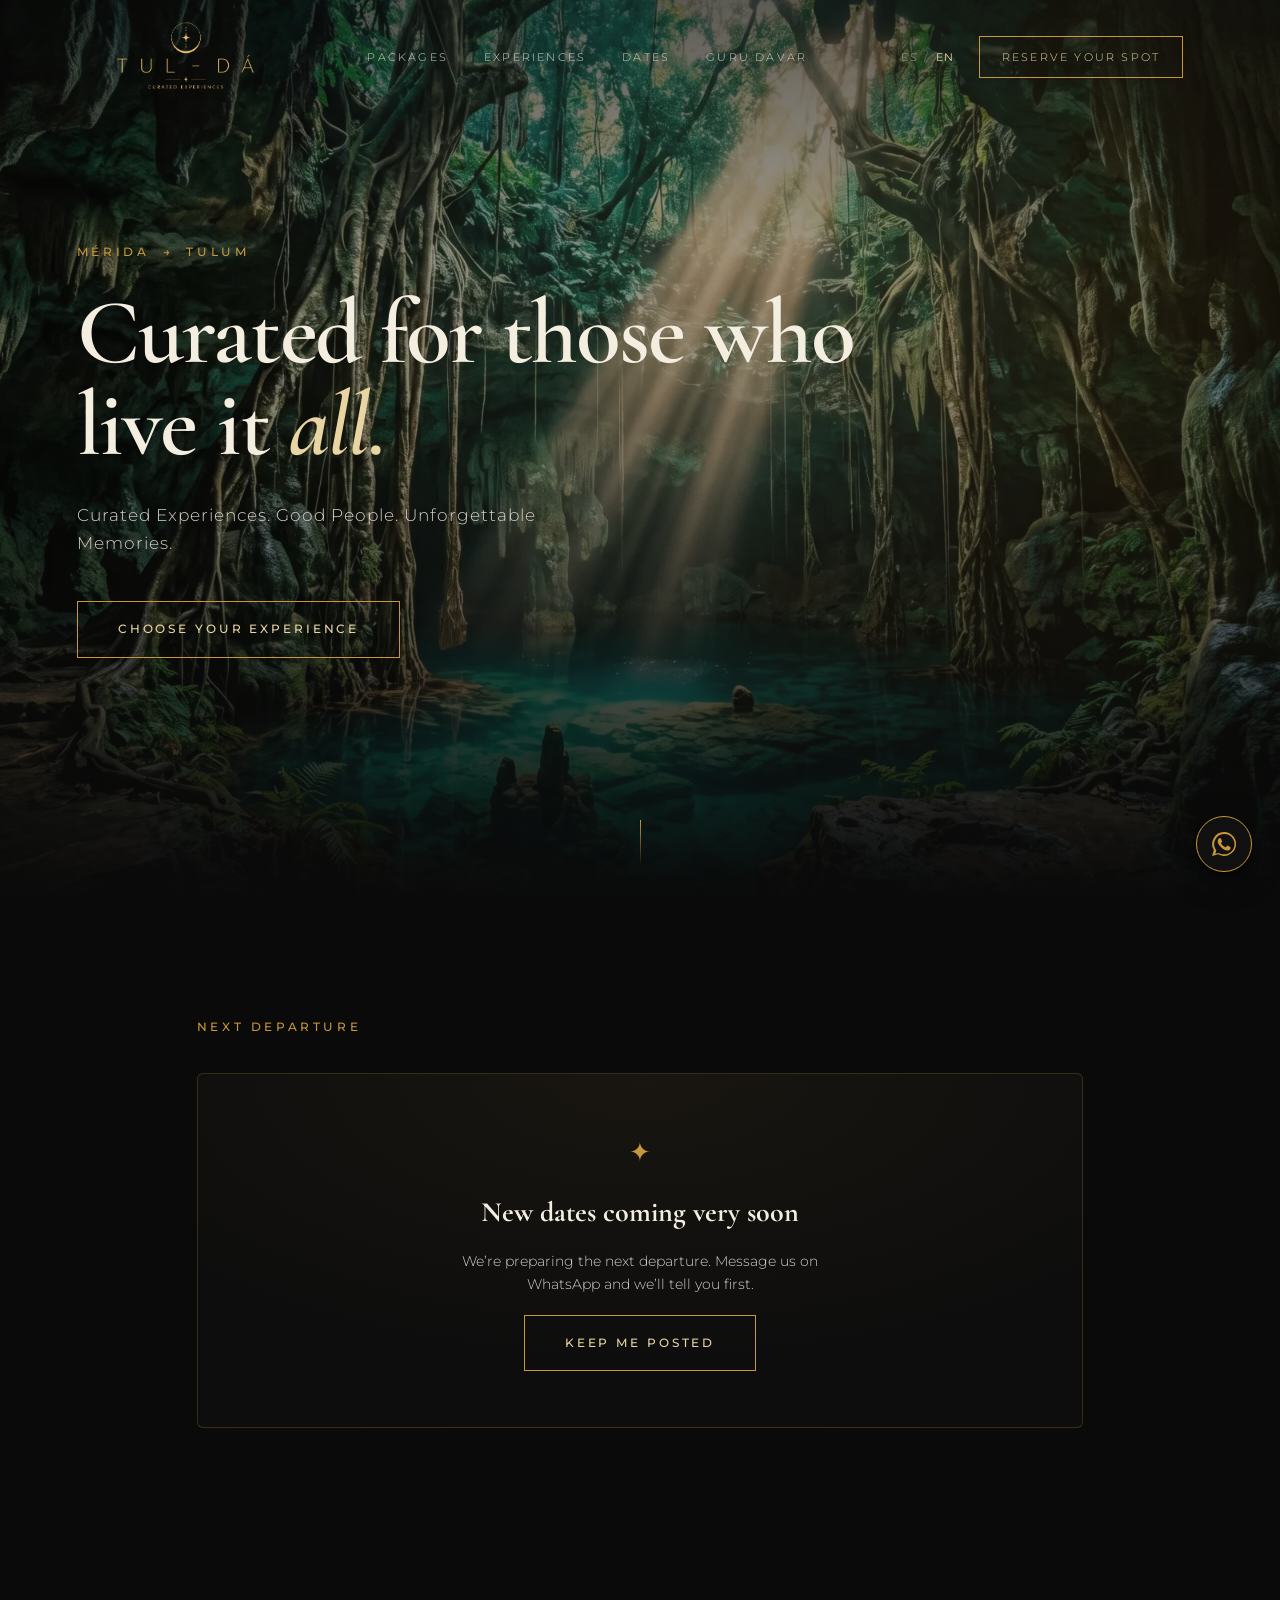
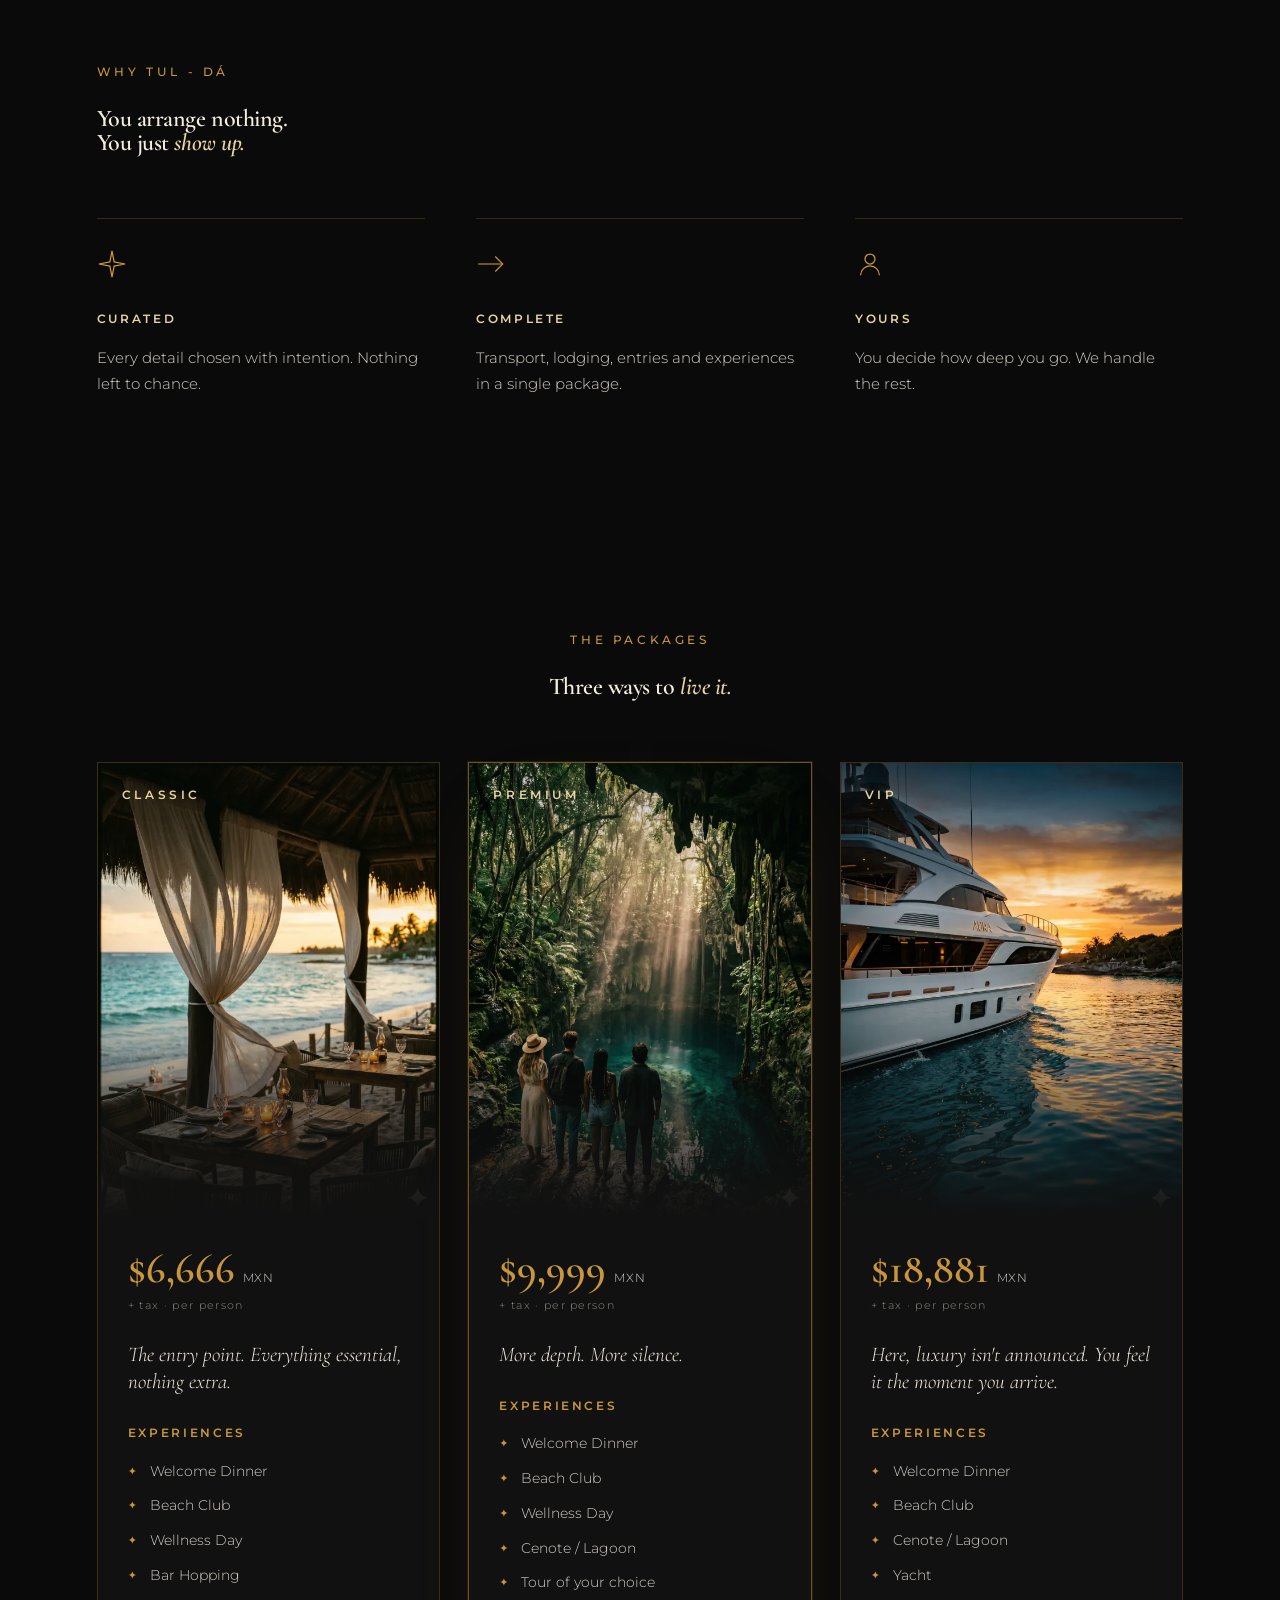
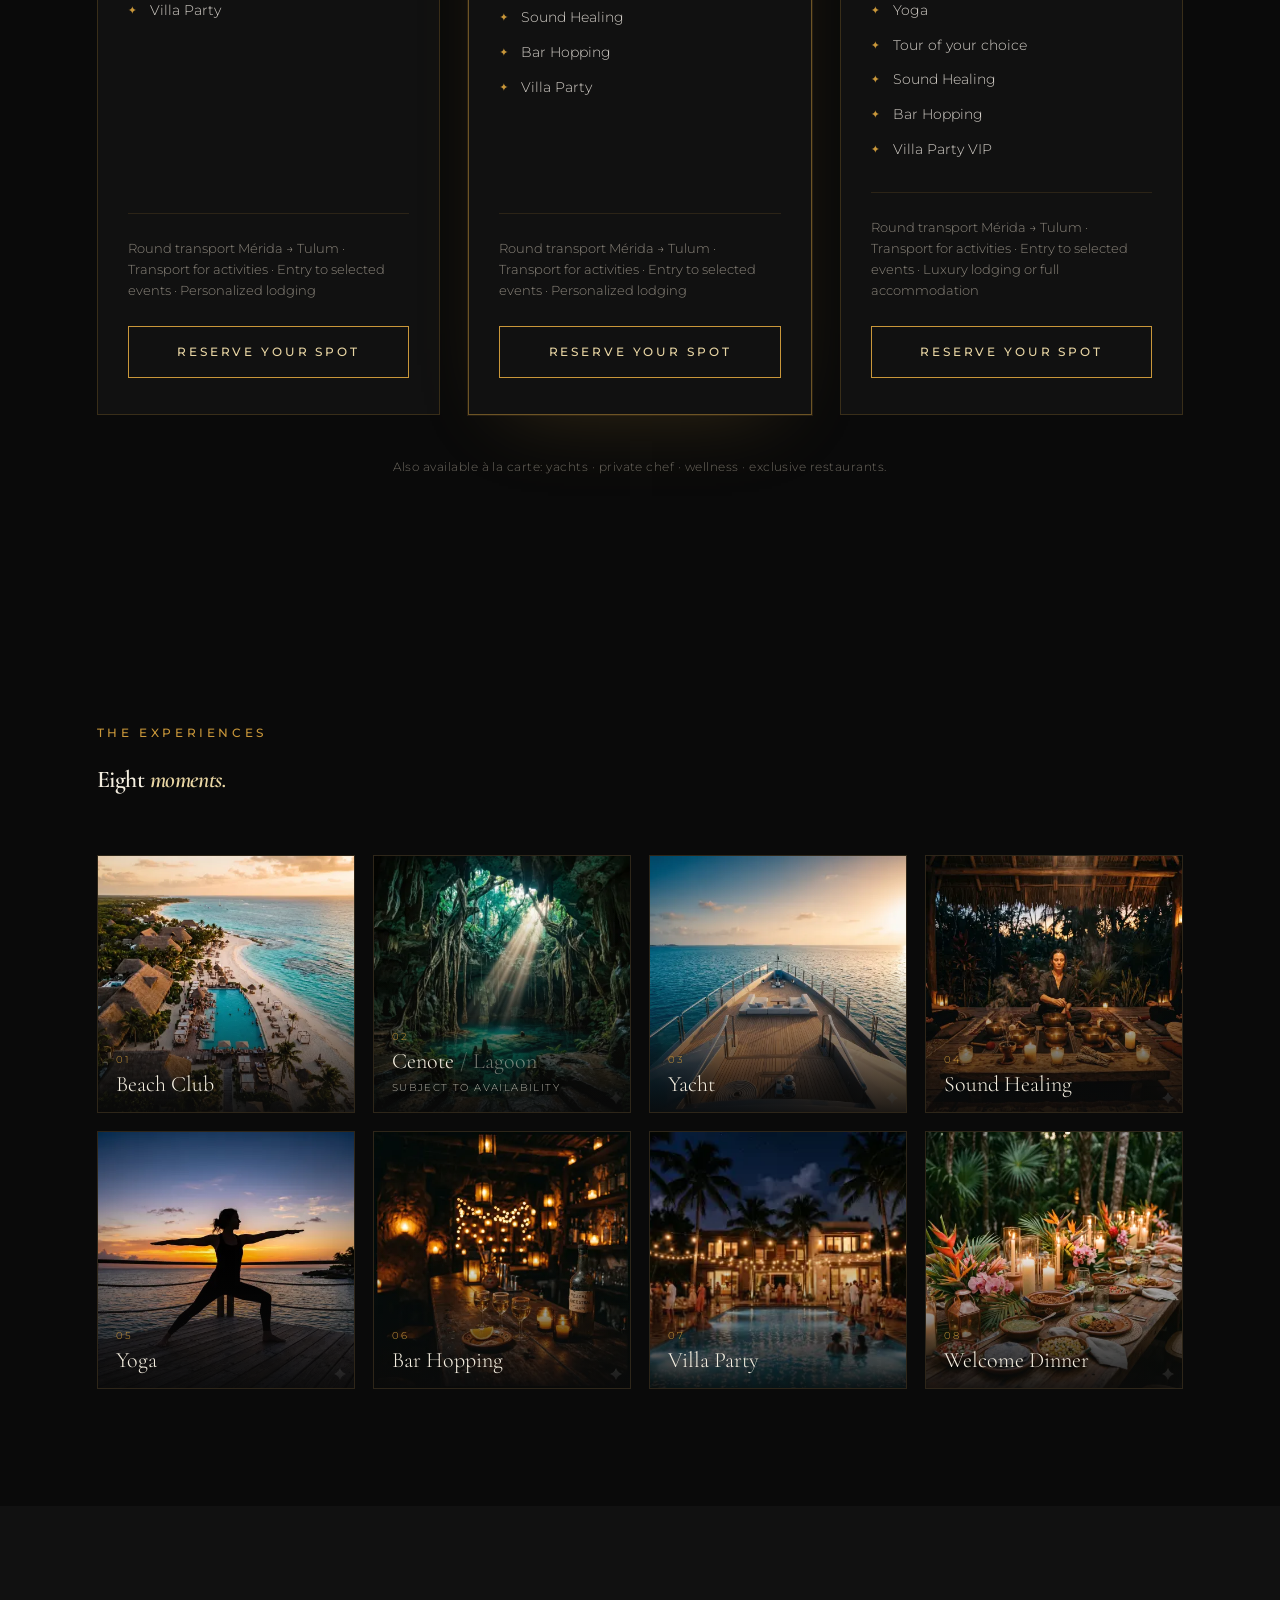
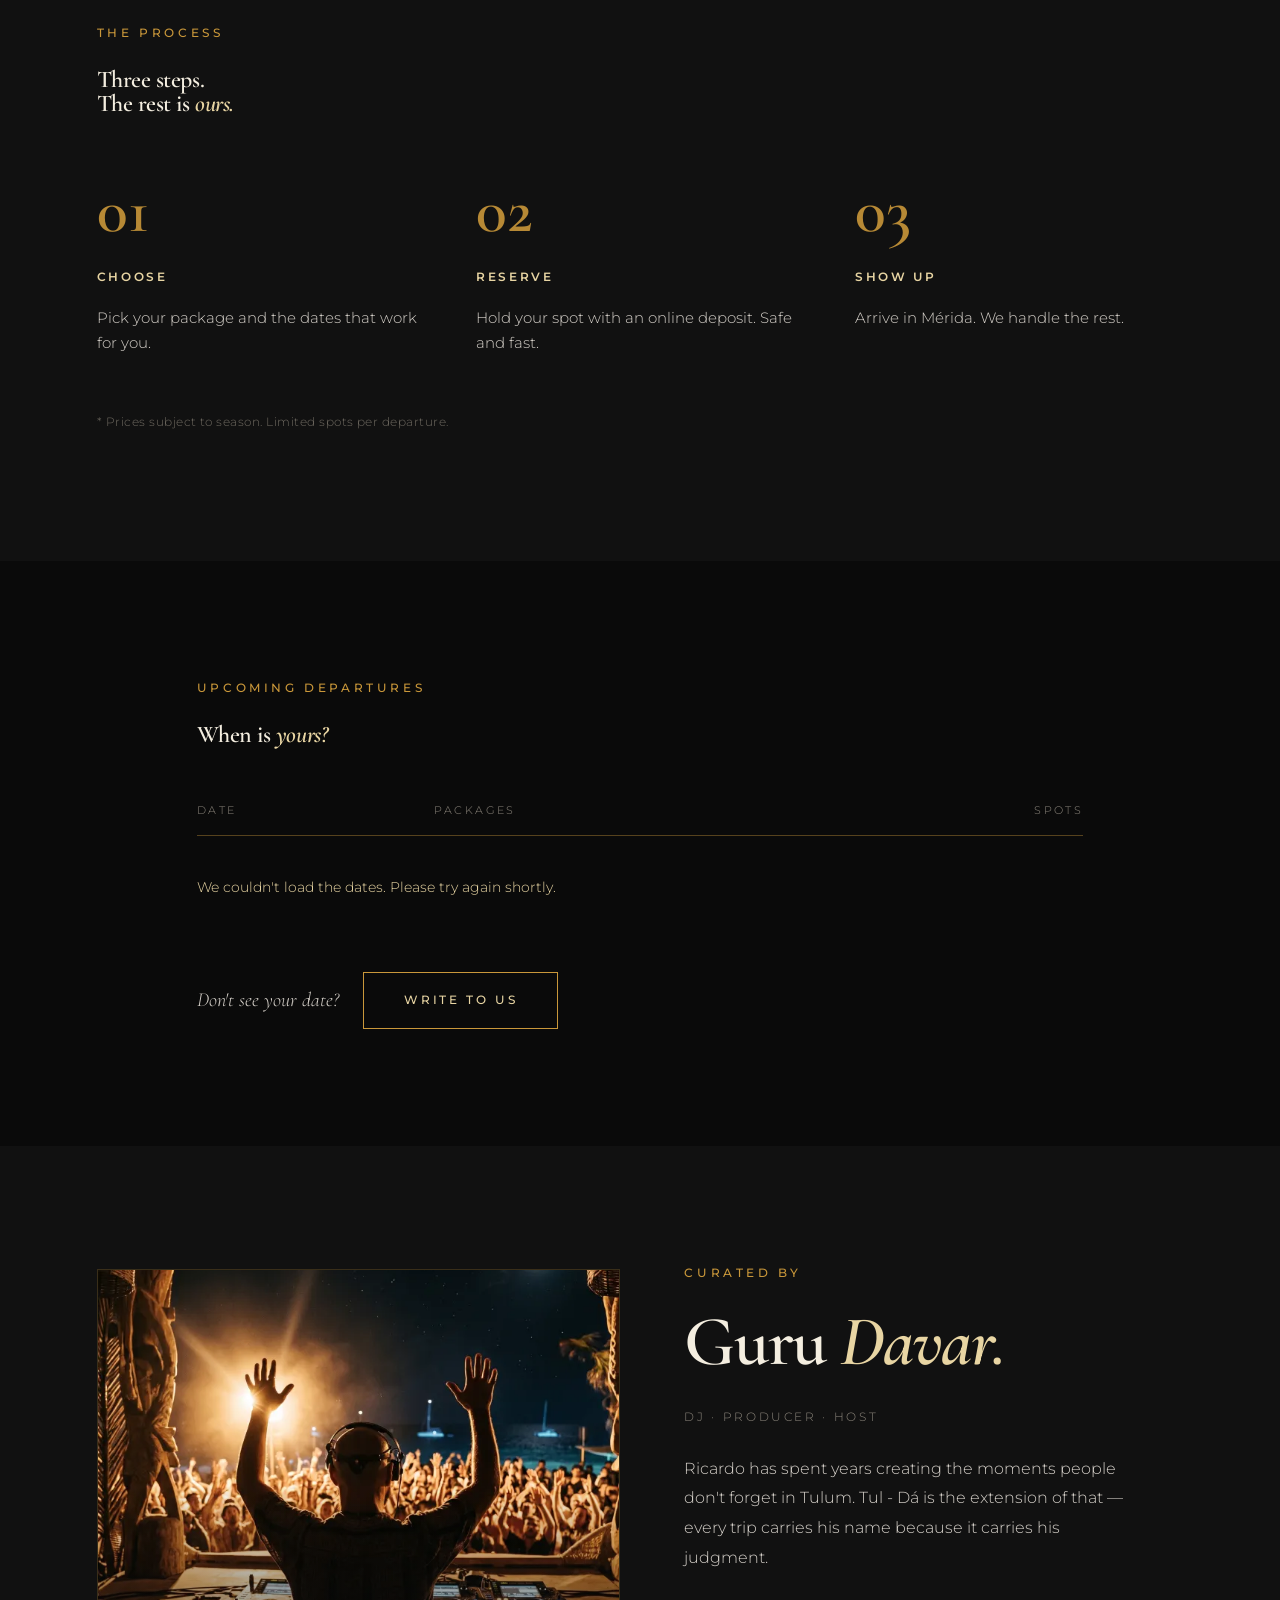
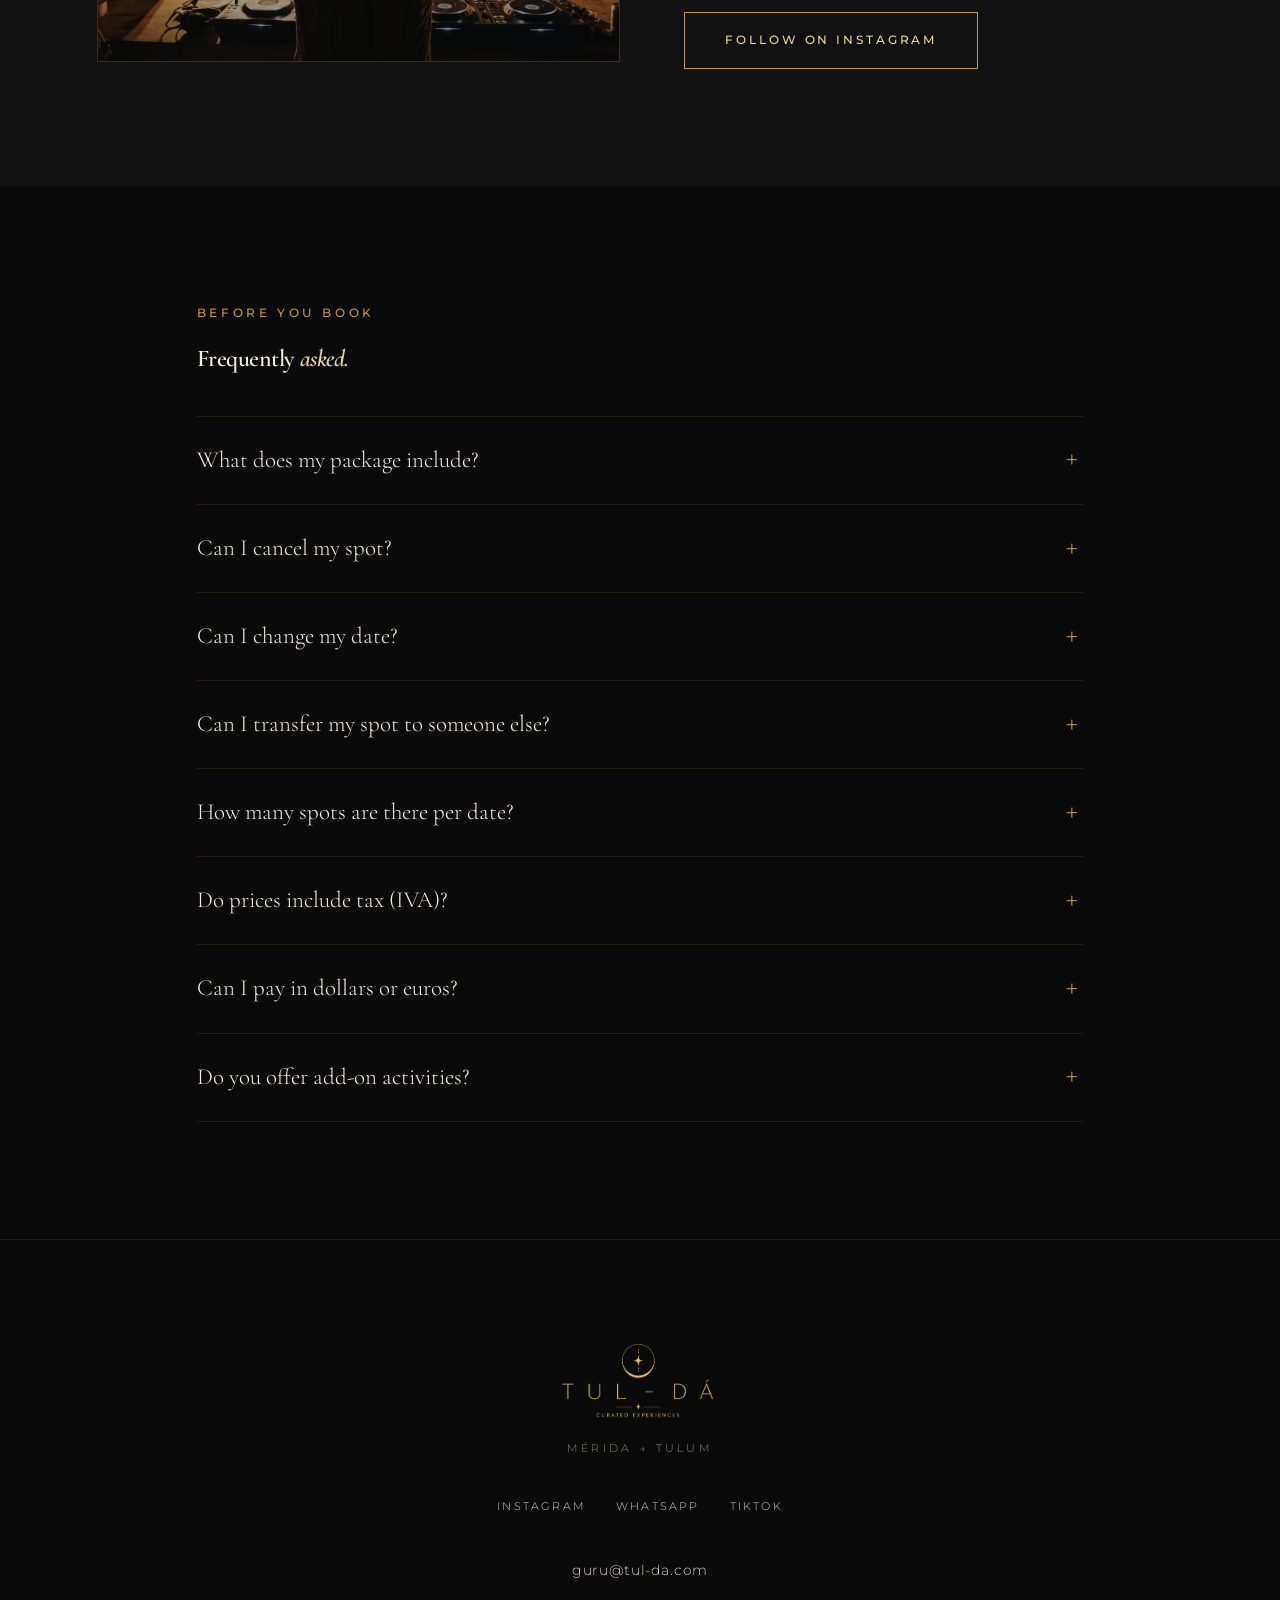
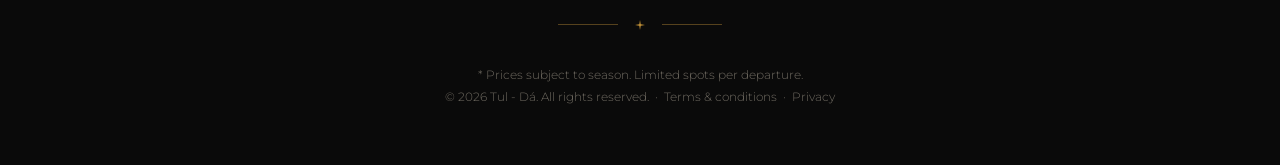
<file: index.html>
<!DOCTYPE html>
<html lang="es">
<head>
<meta charset="utf-8">
<meta name="viewport" content="width=device-width, initial-scale=1">
<meta name="theme-color" content="#0A0A0A">

<!-- Google Ads -->
<script async src="https://www.googletagmanager.com/gtag/js?id=AW-18358952295"></script>
<script>
  window.dataLayer = window.dataLayer || [];
  function gtag(){dataLayer.push(arguments);}
  gtag('js', new Date());
  gtag('config', 'AW-18358952295');
</script>

<!-- ===== SEO primario ===== -->
<title>Tul - Dá — Experiencias curadas Mérida → Tulum | by Guru Davar</title>
<meta name="description" content="Tul - Dá: viajes curados de lujo en la ruta Mérida → Tulum, por Guru Davar. Transporte, hospedaje, cenotes, beach club, yate y vida nocturna en un solo paquete. Tú solo apareces.">
<meta name="keywords" content="viaje Tulum, experiencias Tulum, viaje de lujo Mérida Tulum, Guru Davar, paquetes Tulum, cenote, beach club Tulum, retiro Tulum, experiencias curadas, nightlife Tulum">
<meta name="author" content="Tul - Dá · Guru Davar">
<meta name="robots" content="index, follow, max-image-preview:large">
<link rel="canonical" href="https://oscarfca.github.io/tul-da/">
<link rel="alternate" hreflang="es" href="https://oscarfca.github.io/tul-da/">
<link rel="alternate" hreflang="en" href="https://oscarfca.github.io/tul-da/?lang=en">
<link rel="alternate" hreflang="x-default" href="https://oscarfca.github.io/tul-da/">

<!-- ===== Open Graph ===== -->
<meta property="og:type" content="website">
<meta property="og:site_name" content="Tul - Dá">
<meta property="og:title" content="Tul - Dá — Experiencias curadas Mérida → Tulum">
<meta property="og:description" content="No es un viaje. Es Tul - Dá. Experiencias curadas de lujo por Guru Davar. Tú solo apareces.">
<meta property="og:url" content="https://oscarfca.github.io/tul-da/">
<meta property="og:locale" content="es_MX">
<meta property="og:locale:alternate" content="en_US">
<meta property="og:image" content="https://oscarfca.github.io/tul-da/assets/img/og-image.jpg">
<meta property="og:image:width" content="1200">
<meta property="og:image:height" content="630">
<meta property="og:image:alt" content="Villa party de lujo en Tulum al anochecer — Tul - Dá">

<!-- ===== Twitter ===== -->
<meta name="twitter:card" content="summary_large_image">
<meta name="twitter:title" content="Tul - Dá — Experiencias curadas Mérida → Tulum">
<meta name="twitter:description" content="No es un viaje. Es Tul - Dá. Curado por Guru Davar.">
<meta name="twitter:image" content="https://oscarfca.github.io/tul-da/assets/img/og-image.jpg">

<!-- ===== Iconos ===== -->
<link rel="icon" href="favicon.svg" type="image/svg+xml">
<link rel="icon" href="favicon-32.png" sizes="32x32" type="image/png">
<link rel="apple-touch-icon" href="assets/logo/apple-touch-icon.png">
<link rel="manifest" href="site.webmanifest">

<!-- ===== Fuentes ===== -->
<link rel="preconnect" href="https://fonts.googleapis.com">
<link rel="preconnect" href="https://fonts.gstatic.com" crossorigin>
<link href="https://fonts.googleapis.com/css2?family=Cormorant+Garamond:ital,wght@0,400;0,500;0,600;0,700;1,400;1,500;1,600&family=Montserrat:wght@300;400;500;600&display=swap" rel="stylesheet">

<link rel="stylesheet" href="css/styles.css?v=15">

<!-- ===== Datos estructurados (JSON-LD) ===== -->
<script type="application/ld+json">
{
  "@context": "https://schema.org",
  "@type": "TravelAgency",
  "name": "Tul - Dá",
  "description": "Experiencias de viaje curadas de lujo en la ruta Mérida → Tulum, creadas por Guru Davar. Transporte, hospedaje, eventos y actividades en un solo paquete.",
  "url": "https://oscarfca.github.io/tul-da/",
  "logo": "https://oscarfca.github.io/tul-da/assets/logo/logo.png",
  "image": "https://oscarfca.github.io/tul-da/assets/img/og-image.jpg",
  "email": "guru@tul-da.com",
  "slogan": "More Than a Trip, It's a Vibe",
  "areaServed": [
    { "@type": "City", "name": "Mérida" },
    { "@type": "City", "name": "Tulum" }
  ],
  "knowsLanguage": ["es", "en"],
  "founder": {
    "@type": "Person",
    "name": "Ricardo Davar",
    "alternateName": "Guru Davar",
    "jobTitle": "DJ · Productor · Anfitrión"
  },
  "makesOffer": [
    { "@type": "Offer", "name": "Classic", "price": "6666", "priceCurrency": "MXN", "category": "Experiencia curada Mérida → Tulum",
      "itemOffered": { "@type": "Product", "name": "Tul - Dá Classic — El punto de entrada" } },
    { "@type": "Offer", "name": "Premium", "price": "9999", "priceCurrency": "MXN", "category": "Experiencia curada Mérida → Tulum",
      "itemOffered": { "@type": "Product", "name": "Tul - Dá Premium — Más profundidad, más silencio" } },
    { "@type": "Offer", "name": "VIP", "price": "18881", "priceCurrency": "MXN", "category": "Experiencia curada Mérida → Tulum",
      "itemOffered": { "@type": "Product", "name": "Tul - Dá VIP — Yate, villa privada, Guru en vivo" } }
  ]
}
</script>
</head>
<body>

<a href="#paquetes" class="skip-link">Saltar al contenido</a>

<!-- ░░░░░ NAV ░░░░░ -->
<nav class="nav" aria-label="Navegación principal">
  <div class="nav__inner">
    <a href="#top" class="brand" aria-label="Tul - Dá — inicio">
      <img src="assets/logo/logo.webp" alt="Tul - Dá" width="150" height="65" class="brand__logo">
    </a>
    <div class="nav__links">
      <a href="#paquetes" data-t="nav_paquetes">Paquetes</a>
      <a href="#experiencias" data-t="nav_experiencias">Experiencias</a>
      <a href="#fechas" data-t="nav_fechas">Fechas</a>
      <a href="#guru" data-t="nav_guru">Guru Davar</a>
    </div>
    <div class="nav__right">
      <button class="lang-toggle" id="langToggle" aria-label="Cambiar idioma a inglés" type="button">
        <span class="lang-toggle__opt is-active" data-lang="es">ES</span>
        <span class="lang-toggle__sep">/</span>
        <span class="lang-toggle__opt" data-lang="en">EN</span>
      </button>
      <a href="#fechas" class="nav-cta js-reserve" data-t="nav_cta">Reserva tu lugar</a>
      <button class="nav__toggle" id="navToggle" aria-label="Abrir menú" aria-expanded="false" aria-controls="navDrawer">
        <svg width="24" height="24" viewBox="0 0 24 24" fill="none" stroke="currentColor" stroke-width="1.4" stroke-linecap="round"><path d="M4 8h16M4 16h16"/></svg>
      </button>
    </div>
  </div>
</nav>

<!-- Drawer móvil -->
<div class="nav__backdrop" id="navBackdrop"></div>
<aside class="nav__drawer" id="navDrawer" aria-label="Menú móvil">
  <button class="nav__drawer-close" id="navClose" aria-label="Cerrar menú">
    <svg width="26" height="26" viewBox="0 0 24 24" fill="none" stroke="currentColor" stroke-width="1.4" stroke-linecap="round"><path d="M6 6l12 12M18 6L6 18"/></svg>
  </button>
  <a href="#paquetes" data-t="nav_paquetes">Paquetes</a>
  <a href="#experiencias" data-t="nav_experiencias">Experiencias</a>
  <a href="#fechas" data-t="nav_fechas">Fechas</a>
  <a href="#guru" data-t="nav_guru">Guru Davar</a>
  <a href="#fechas" class="nav-cta" data-t="nav_cta">Reserva tu lugar</a>
</aside>

<!-- ░░░░░ HERO ░░░░░ -->
<header id="top" class="hero">
  <div class="hero__media" aria-hidden="true">
    <video class="hero__video" autoplay muted loop playsinline disablepictureinpicture poster="assets/img/hero-poster-1600.webp">
      <source src="assets/video/hero.mp4" type="video/mp4">
    </video>
    <div class="hero__veil"></div>
    <div class="hero__glow"></div>
  </div>
  <div class="hero__content">
    <span class="eyebrow eyebrow--gold" data-t="hero_eyebrow">Mérida&nbsp;&nbsp;→&nbsp;&nbsp;Tulum</span>
    <h1 class="display" data-t="hero_h1">Curado para quienes<br>lo viven <em>todo.</em></h1>
    <p class="hero__sub" data-t="hero_sub">Curated Experiences. Good People. Unforgettable Memories.</p>
    <a href="#paquetes" class="btn js-reserve" data-t="hero_cta">Elige tu experiencia</a>
  </div>
  <div class="hero__cue" aria-hidden="true"><span></span></div>
</header>

<main>

<!-- ░░░░░ S1b · PRÓXIMA SALIDA (cuenta regresiva) ░░░░░ -->
<section id="proxima" class="section" aria-labelledby="cd-eyebrow">
  <div class="container container--narrow">
    <span class="eyebrow reveal" id="cd-eyebrow" data-t="cd_eyebrow">Próxima salida</span>
    <div class="countdown reveal" id="countdown" data-api="https://tul-da-agent-production.up.railway.app"></div>
  </div>
</section>

<!-- ░░░░░ S2 · LA PROPUESTA ░░░░░ -->
<section class="section" aria-labelledby="propuesta-h">
  <div class="container">
    <span class="eyebrow reveal" data-t="prop_eyebrow">Por qué Tul - Dá</span>
    <h2 id="propuesta-h" class="display reveal" data-t="prop_h2">No organizas nada.<br>Solo <em>apareces.</em></h2>
    <div class="trio">
      <article class="trio__item reveal">
        <svg viewBox="0 0 24 24" width="30" height="30" aria-hidden="true"><path d="M12 1.5 L13.7 10.3 L22.5 12 L13.7 13.7 L12 22.5 L10.3 13.7 L1.5 12 L10.3 10.3 Z" fill="none" stroke="#C9973A" stroke-width="1"/></svg>
        <h3 class="label" data-t="prop_1_t">Curado</h3>
        <p data-t="prop_1_b">Cada detalle elegido con intención. Nada al azar.</p>
      </article>
      <article class="trio__item reveal">
        <svg viewBox="0 0 28 24" width="30" height="30" aria-hidden="true"><line x1="2" y1="12" x2="25" y2="12" stroke="#C9973A" stroke-width="1"/><polyline points="18,5 25,12 18,19" fill="none" stroke="#C9973A" stroke-width="1"/></svg>
        <h3 class="label" data-t="prop_2_t">Completo</h3>
        <p data-t="prop_2_b">Transporte, hospedaje, entradas y experiencias en un solo paquete.</p>
      </article>
      <article class="trio__item reveal">
        <svg viewBox="0 0 24 24" width="30" height="30" aria-hidden="true"><circle cx="12" cy="8" r="4" fill="none" stroke="#C9973A" stroke-width="1"/><path d="M4.5 21 a7.5 7.5 0 0 1 15 0" fill="none" stroke="#C9973A" stroke-width="1"/></svg>
        <h3 class="label" data-t="prop_3_t">Tuyo</h3>
        <p data-t="prop_3_b">Tú decides cuánto te sumerges. Nosotros hacemos el resto.</p>
      </article>
    </div>
  </div>
</section>

<!-- ░░░░░ S3 · LOS PAQUETES ░░░░░ -->
<section id="paquetes" class="section" aria-labelledby="paquetes-h">
  <div class="container">
    <div class="section-head section-head--center">
      <span class="eyebrow reveal" data-t="pkg_eyebrow">Los paquetes</span>
      <h2 id="paquetes-h" class="display reveal" data-t="pkg_h2">Tres formas de <em>vivirlo.</em></h2>
    </div>
    <div class="pkg-grid">
      <!-- CLASSIC -->
      <article class="pkg reveal">
        <div class="pkg__media">
          <img src="assets/img/paquete-classic-900.webp" srcset="assets/img/paquete-classic-600.webp 600w, assets/img/paquete-classic-900.webp 900w" sizes="(max-width:820px) 90vw, 380px" width="900" height="1200" loading="lazy" decoding="async" alt="Beach club en Tulum a la hora dorada, paquete Classic">
          <span class="pkg__name" data-t="pkg_classic_name">Classic</span>
        </div>
        <div class="pkg__body">
          <div class="pkg__price"><span class="pkg__amount">$6,666</span><span class="pkg__cur" data-t="pkg_cur">MXN</span></div>
          <div class="pkg__per" data-t="pkg_per">+ IVA · por persona</div>
          <p class="pkg__tagline" data-t="pkg_classic_tag">El punto de entrada. Todo lo esencial, nada que sobre.</p>
          <div class="label label--gold" data-t="pkg_exps_label">Experiencias</div>
          <ul class="pkg__exps">
            <li data-t="exp_comida">Comida de bienvenida</li>
            <li data-t="exp_beach">Beach Club</li>
            <li data-t="exp_wellness">Wellness Day</li>
            <li data-t="exp_bar">Bar Hopping</li>
            <li data-t="exp_villa">Villa Party</li>
          </ul>
          <div class="pkg__foot">
            <p class="pkg__inc" data-t="pkg_inc_basic">Transporte redondo Mérida → Tulum · Transporte para actividades · Entrada a eventos seleccionados · Hospedaje personalizado</p>
            <a class="btn btn--block js-reserve" data-package="Classic" href="#fechas" data-t="pkg_cta">Reservar lugar</a>
          </div>
        </div>
      </article>
      <!-- PREMIUM -->
      <article class="pkg pkg--featured reveal">
        <div class="pkg__media">
          <img src="assets/img/paquete-premium-900.webp" srcset="assets/img/paquete-premium-600.webp 600w, assets/img/paquete-premium-900.webp 900w" sizes="(max-width:820px) 90vw, 380px" width="900" height="1200" loading="lazy" decoding="async" alt="Cenote sagrado en la selva de Yucatán, paquete Premium">
          <span class="pkg__name" data-t="pkg_premium_name">Premium</span>
        </div>
        <div class="pkg__body">
          <div class="pkg__price"><span class="pkg__amount">$9,999</span><span class="pkg__cur" data-t="pkg_cur">MXN</span></div>
          <div class="pkg__per" data-t="pkg_per">+ IVA · por persona</div>
          <p class="pkg__tagline" data-t="pkg_premium_tag">Más profundidad. Más silencio.</p>
          <div class="label label--gold" data-t="pkg_exps_label">Experiencias</div>
          <ul class="pkg__exps">
            <li data-t="exp_comida">Comida de bienvenida</li>
            <li data-t="exp_beach">Beach Club</li>
            <li data-t="exp_wellness">Wellness Day</li>
            <li data-t="exp_cenote">Cenote / Laguna</li>
            <li data-t="exp_tour">Tour a elegir</li>
            <li data-t="exp_sound">Sound Healing</li>
            <li data-t="exp_bar">Bar Hopping</li>
            <li data-t="exp_villa">Villa Party</li>
          </ul>
          <div class="pkg__foot">
            <p class="pkg__inc" data-t="pkg_inc_basic">Transporte redondo Mérida → Tulum · Transporte para actividades · Entrada a eventos seleccionados · Hospedaje personalizado</p>
            <a class="btn btn--block js-reserve" data-package="Premium" href="#fechas" data-t="pkg_cta">Reservar lugar</a>
          </div>
        </div>
      </article>
      <!-- VIP -->
      <article class="pkg reveal">
        <div class="pkg__media">
          <img src="assets/img/paquete-vip-900.webp" srcset="assets/img/paquete-vip-600.webp 600w, assets/img/paquete-vip-900.webp 900w" sizes="(max-width:820px) 90vw, 380px" width="900" height="1200" loading="lazy" decoding="async" alt="Yate de lujo en aguas del Caribe al atardecer, paquete VIP">
          <span class="pkg__name" data-t="pkg_vip_name">VIP</span>
        </div>
        <div class="pkg__body">
          <div class="pkg__price"><span class="pkg__amount">$18,881</span><span class="pkg__cur" data-t="pkg_cur">MXN</span></div>
          <div class="pkg__per" data-t="pkg_per">+ IVA · por persona</div>
          <p class="pkg__tagline" data-t="pkg_vip_tag">Aquí el lujo no se anuncia. Se siente desde que llegas.</p>
          <div class="label label--gold" data-t="pkg_exps_label">Experiencias</div>
          <ul class="pkg__exps">
            <li data-t="exp_comida">Comida de bienvenida</li>
            <li data-t="exp_beach">Beach Club</li>
            <li data-t="exp_cenote">Cenote / Laguna</li>
            <li data-t="exp_yate">Yate</li>
            <li data-t="exp_yoga">Yoga</li>
            <li data-t="exp_tour">Tour a elegir</li>
            <li data-t="exp_sound">Sound Healing</li>
            <li data-t="exp_bar">Bar Hopping</li>
            <li data-t="exp_villavip">Villa Party VIP</li>
          </ul>
          <div class="pkg__foot">
            <p class="pkg__inc" data-t="pkg_inc_vip">Transporte redondo Mérida → Tulum · Transporte para actividades · Entrada a eventos seleccionados · Hospedaje Luxury o Alojamiento Completo</p>
            <a class="btn btn--block js-reserve" data-package="VIP" href="#fechas" data-t="pkg_cta">Reservar lugar</a>
          </div>
        </div>
      </article>
    </div>
    <p class="pkg-note reveal" data-t="pkg_note">Disponibles también á la carte: yates · chef privado · wellness · restaurantes exclusivos.</p>
  </div>
</section>

<!-- ░░░░░ S4 · LAS EXPERIENCIAS ░░░░░ -->
<section id="experiencias" class="section" aria-labelledby="exp-h">
  <div class="container">
    <div class="section-head">
      <span class="eyebrow reveal" data-t="exps_eyebrow">Las experiencias</span>
      <h2 id="exp-h" class="display reveal" data-t="exps_h2">Ocho <em>momentos.</em></h2>
    </div>
    <div class="exp-grid">
      <figure class="exp reveal"><img src="assets/img/exp-beach-club-700.webp" srcset="assets/img/exp-beach-club-450.webp 450w, assets/img/exp-beach-club-700.webp 700w" sizes="(max-width:600px) 45vw, 280px" width="700" height="700" loading="lazy" decoding="async" alt="Beach club de lujo en Tulum visto desde el aire"><figcaption><span class="exp__num">01</span><span class="exp__name" data-t="exp_beach">Beach Club</span></figcaption></figure>
      <figure class="exp exp--dual reveal"><div class="exp__flip"><img class="exp__face exp__face--a" src="assets/img/exp-cenote-700.webp" srcset="assets/img/exp-cenote-450.webp 450w, assets/img/exp-cenote-700.webp 700w" sizes="(max-width:600px) 45vw, 280px" width="700" height="700" loading="lazy" decoding="async" alt="Cenote sagrado con rayos de luz en la selva de Yucatán"><img class="exp__face exp__face--b" src="assets/img/exp-laguna-700.webp" srcset="assets/img/exp-laguna-450.webp 450w, assets/img/exp-laguna-700.webp 700w" sizes="(max-width:600px) 45vw, 280px" width="700" height="700" loading="lazy" decoding="async" alt="Muelle de madera sobre la laguna de Nopalitos en Club Sipalitos al atardecer"></div><figcaption><span class="exp__num">02</span><span class="exp__name"><button type="button" class="exp__opt" data-face="a" data-t="exp_cenote_a" aria-pressed="true">Cenote</button><span class="exp__sep" aria-hidden="true">/</span><button type="button" class="exp__opt" data-face="b" data-t="exp_cenote_b" aria-pressed="false">Laguna</button></span><span class="exp__note" data-t="exp_cenote_note">Depende de la disponibilidad</span></figcaption></figure>
      <figure class="exp reveal"><img src="assets/img/exp-yate-700.webp" srcset="assets/img/exp-yate-450.webp 450w, assets/img/exp-yate-700.webp 700w" sizes="(max-width:600px) 45vw, 280px" width="700" height="700" loading="lazy" decoding="async" alt="Cubierta de yate de lujo sobre aguas del Caribe"><figcaption><span class="exp__num">03</span><span class="exp__name" data-t="exp_yate">Yate</span></figcaption></figure>
      <figure class="exp reveal"><img src="assets/img/exp-sound-healing-700.webp" srcset="assets/img/exp-sound-healing-450.webp 450w, assets/img/exp-sound-healing-700.webp 700w" sizes="(max-width:600px) 45vw, 280px" width="700" height="700" loading="lazy" decoding="async" alt="Ceremonia de sound healing con cuencos tibetanos en la selva"><figcaption><span class="exp__num">04</span><span class="exp__name" data-t="exp_sound">Sound Healing</span></figcaption></figure>
      <figure class="exp reveal"><img src="assets/img/exp-yoga-700.webp" srcset="assets/img/exp-yoga-450.webp 450w, assets/img/exp-yoga-700.webp 700w" sizes="(max-width:600px) 45vw, 280px" width="700" height="700" loading="lazy" decoding="async" alt="Práctica de yoga al amanecer frente al mar Caribe"><figcaption><span class="exp__num">05</span><span class="exp__name" data-t="exp_yoga">Yoga</span></figcaption></figure>
      <figure class="exp reveal"><img src="assets/img/exp-bar-hopping-700.webp" srcset="assets/img/exp-bar-hopping-450.webp 450w, assets/img/exp-bar-hopping-700.webp 700w" sizes="(max-width:600px) 45vw, 280px" width="700" height="700" loading="lazy" decoding="async" alt="Bar de mezcal de ambiente íntimo en Tulum de noche"><figcaption><span class="exp__num">06</span><span class="exp__name" data-t="exp_bar">Bar Hopping</span></figcaption></figure>
      <figure class="exp reveal"><img src="assets/img/exp-villa-party-700.webp" srcset="assets/img/exp-villa-party-450.webp 450w, assets/img/exp-villa-party-700.webp 700w" sizes="(max-width:600px) 45vw, 280px" width="700" height="700" loading="lazy" decoding="async" alt="Fiesta en villa privada de lujo junto a la alberca de noche"><figcaption><span class="exp__num">07</span><span class="exp__name" data-t="exp_villa">Villa Party</span></figcaption></figure>
      <figure class="exp reveal"><img src="assets/img/exp-comida-bienvenida-700.webp" srcset="assets/img/exp-comida-bienvenida-450.webp 450w, assets/img/exp-comida-bienvenida-700.webp 700w" sizes="(max-width:600px) 45vw, 280px" width="700" height="700" loading="lazy" decoding="async" alt="Cena de bienvenida a la luz de las velas en la selva de Tulum"><figcaption><span class="exp__num">08</span><span class="exp__name" data-t="exp_comida">Comida de Bienvenida</span></figcaption></figure>
    </div>
  </div>
</section>

<!-- ░░░░░ S5 · CÓMO FUNCIONA ░░░░░ -->
<section class="section section--deep" aria-labelledby="proceso-h">
  <div class="container">
    <span class="eyebrow reveal" data-t="proc_eyebrow">El proceso</span>
    <h2 id="proceso-h" class="display reveal" data-t="proc_h2">Tres pasos.<br>El resto es <em>nuestro.</em></h2>
    <div class="steps">
      <article class="step reveal"><span class="step__num">01</span><h3 class="label" data-t="proc_1_t">Elige</h3><p data-t="proc_1_b">Selecciona tu paquete y las fechas que te funcionan.</p></article>
      <article class="step reveal"><span class="step__num">02</span><h3 class="label" data-t="proc_2_t">Reserva</h3><p data-t="proc_2_b">Aparta tu lugar con un depósito en línea. Seguro y rápido.</p></article>
      <article class="step reveal"><span class="step__num">03</span><h3 class="label" data-t="proc_3_t">Aparece</h3><p data-t="proc_3_b">Llega a Mérida. Nosotros hacemos el resto.</p></article>
    </div>
    <p class="footnote reveal" data-t="proc_note">* Precios sujetos a temporada. Lugares limitados por salida.</p>
  </div>
</section>

<!-- ░░░░░ S6 · FECHAS ░░░░░ -->
<section id="fechas" class="section" aria-labelledby="fechas-h">
  <div class="container container--narrow">
    <span class="eyebrow reveal" data-t="fechas_eyebrow">Próximas salidas</span>
    <h2 id="fechas-h" class="display reveal" data-t="fechas_h2">¿Cuándo es <em>el tuyo?</em></h2>
    <div class="dates reveal" id="datesLive"
         data-api="https://tul-da-agent-production.up.railway.app"
         data-test-link="https://buy.stripe.com/test_14AaEX0uu42f3cC2Eo1RC03">
      <div class="dates__head">
        <span data-t="dates_col_fecha">Fecha</span>
        <span data-t="dates_col_pkg">Paquetes</span>
        <span data-t="dates_col_spots">Lugares</span>
      </div>
      <div class="dates__body" id="datesBody">
        <p class="dates__state" data-t="dates_loading">Cargando fechas…</p>
      </div>
    </div>
    <p class="dates__testnote reveal" id="datesTestNote" hidden data-t="dates_testnote">Modo prueba · el pago es de $10&nbsp;MXN para validar el flujo end-to-end.</p>
    <div class="dates__cta reveal">
      <span class="dates__ask" data-t="dates_ask">¿No ves tu fecha?</span>
      <a class="btn" href="mailto:guru@tul-da.com?subject=Consulta%20de%20fechas%20Tul-D%C3%A1" data-t="dates_btn">Escríbenos</a>
    </div>
  </div>
</section>

<!-- ░░░░░ S7 · GURU DAVAR ░░░░░ -->
<section id="guru" class="section section--deep" aria-labelledby="guru-h">
  <div class="container guru">
    <figure class="guru__photo reveal">
      <img src="assets/img/guru-davar-1200.webp" srcset="assets/img/guru-davar-700.webp 700w, assets/img/guru-davar-1200.webp 1200w" sizes="(max-width:820px) 90vw, 540px" width="1200" height="1168" loading="lazy" decoding="async" alt="Guru Davar en vivo durante una presentación al anochecer en Tulum">
    </figure>
    <div class="guru__text reveal">
      <span class="eyebrow" data-t="guru_eyebrow">Curado por</span>
      <h2 id="guru-h" class="display" data-t="guru_h2">Guru <em>Davar.</em></h2>
      <p class="guru__role" data-t="guru_role">DJ · Productor · Anfitrión</p>
      <p class="guru__bio" data-t="guru_bio">Ricardo lleva años creando los momentos que la gente no olvida en Tulum. Tul - Dá es la extensión de eso — cada viaje lleva su nombre porque lleva su criterio.</p>
      <a class="btn" href="https://instagram.com/" target="_blank" rel="noopener" data-t="guru_btn">Seguir en Instagram</a>
    </div>
  </div>
</section>

<!-- ░░░░░ S8 · FAQ ░░░░░ -->
<section id="faq" class="section" aria-labelledby="faq-h">
  <div class="container container--narrow">
    <span class="eyebrow reveal" data-t="faq_eyebrow">Antes de reservar</span>
    <h2 id="faq-h" class="display reveal" data-t="faq_h2">Preguntas <em>frecuentes.</em></h2>
    <div class="faq reveal">

      <details class="faq__item">
        <summary class="faq__q" data-t="faq_q1">¿Qué incluye mi paquete?</summary>
        <div class="faq__a" data-t="faq_a1"><p>Transporte redondo Mérida–Tulum, transporte interno durante toda la experiencia, hospedaje, entradas a los eventos del itinerario y las actividades indicadas en tu paquete. Las comidas no están incluidas, salvo la comida de bienvenida.</p></div>
      </details>

      <details class="faq__item">
        <summary class="faq__q" data-t="faq_q2">¿Puedo cancelar mi lugar?</summary>
        <div class="faq__a" data-t="faq_a2"><p>Tul-Da es una experiencia curada para un grupo específico — cada lugar que se reserva forma parte de una logística pensada al detalle. Por eso, no manejamos cancelaciones ni devoluciones por decisión personal.</p><p>Si ocurre algo fuera de tu control — una emergencia real, fuerza mayor — conversamos. En esos casos, tu lugar se transfiere a la siguiente fecha disponible. Cada situación se revisa de forma personal.</p></div>
      </details>

      <details class="faq__item">
        <summary class="faq__q" data-t="faq_q3">¿Puedo cambiar de fecha?</summary>
        <div class="faq__a" data-t="faq_a3"><p>El cambio de fecha está disponible únicamente cuando el grupo de tu fecha está completo (20 personas). Si el grupo aún no está lleno, no es posible hacer cambios — porque cada lugar afecta la viabilidad del viaje para todos.</p><p>Si tu fecha ya está completa y necesitas mover tu lugar, escríbenos por WhatsApp y lo gestionamos juntos.</p></div>
      </details>

      <details class="faq__item">
        <summary class="faq__q" data-t="faq_q4">¿Puedo transferir mi lugar a otra persona?</summary>
        <div class="faq__a" data-t="faq_a4"><p>Sí. Si no puedes ir, puedes ceder tu lugar a alguien más. La persona nueva entra con exactamente las mismas condiciones de tu reservación.</p><p>El traspaso tiene un costo del 10% del valor de tu paquete — esto cubre la gestión administrativa del cambio. Una vez confirmado el pago del fee, el lugar queda a nombre del nuevo titular.</p></div>
      </details>

      <details class="faq__item">
        <summary class="faq__q" data-t="faq_q5">¿Cuántos lugares hay por fecha?</summary>
        <div class="faq__a" data-t="faq_a5"><p>Cada fecha tiene exactamente 20 lugares. Cuando quedan 5 o menos, verás una alerta en la página. Cuando se agotan, la fecha se cierra automáticamente.</p></div>
      </details>

      <details class="faq__item">
        <summary class="faq__q" data-t="faq_q6">¿Los precios incluyen IVA?</summary>
        <div class="faq__a" data-t="faq_a6"><p>No. Los precios mostrados son antes de IVA. El total con IVA se muestra en el resumen antes de confirmar tu pago.</p></div>
      </details>

      <details class="faq__item">
        <summary class="faq__q" data-t="faq_q7">¿Puedo pagar en dólares o euros?</summary>
        <div class="faq__a" data-t="faq_a7"><p>Sí. Aceptamos MXN, USD y EUR a través de Stripe. El tipo de cambio se aplica al momento del pago.</p></div>
      </details>

      <details class="faq__item">
        <summary class="faq__q" data-t="faq_q8">¿Tienen actividades adicionales?</summary>
        <div class="faq__a" data-t="faq_a8"><p>Sí. Dependiendo de la temporada y disponibilidad, ofrecemos yates, restaurantes exclusivos, chef privado, experiencias locales y más. Pregúntanos por WhatsApp — te decimos qué hay disponible para tu fecha.</p></div>
      </details>

    </div>
  </div>
</section>

</main>

<!-- ░░░░░ FOOTER ░░░░░ -->
<footer class="footer">
  <div class="container footer__inner">
    <img src="assets/logo/logo.webp" alt="Tul - Dá" width="200" height="86" class="footer__logo">
    <p class="footer__route" data-t="footer_route">Mérida → Tulum</p>
    <nav class="footer__social" aria-label="Redes sociales">
      <a href="https://instagram.com/" target="_blank" rel="noopener">Instagram</a>
      <a href="https://wa.me/525530171203?text=Hola%2C%20quiero%20informaci%C3%B3n%20de%20Tul-D%C3%A1" target="_blank" rel="noopener">WhatsApp</a>
      <a href="https://tiktok.com/" target="_blank" rel="noopener">TikTok</a>
    </nav>
    <a class="footer__email" href="mailto:guru@tul-da.com">guru@tul-da.com</a>
    <div class="footer__divider" aria-hidden="true"><span></span><svg width="12" height="12" viewBox="0 0 24 24"><path d="M12 2 L13.4 10.6 L22 12 L13.4 13.4 L12 22 L10.6 13.4 L2 12 L10.6 10.6 Z" fill="#C9973A"/></svg><span></span></div>
    <p class="footer__legal">
      <span data-t="footer_note">* Precios sujetos a temporada. Lugares limitados por salida.</span><br>
      <span data-t="footer_copy">© 2026 Tul - Dá. Todos los derechos reservados.</span>
      &nbsp;·&nbsp; <a href="#" data-t="footer_terms">Términos y condiciones</a> &nbsp;·&nbsp; <a href="#" data-t="footer_privacy">Privacidad</a>
    </p>
  </div>
</footer>

<!-- Botón flotante de WhatsApp -->
<a class="wa-fab" href="https://wa.me/525530171203?text=Hola%2C%20quiero%20informaci%C3%B3n%20de%20Tul-D%C3%A1"
   target="_blank" rel="noopener" aria-label="Escríbenos por WhatsApp">
  <svg viewBox="0 0 24 24" width="26" height="26" fill="currentColor" aria-hidden="true">
    <path d="M17.5 14.4c-.3-.2-1.7-.8-2-.9-.3-.1-.5-.2-.7.2-.2.3-.7.9-.9 1.1-.2.2-.3.2-.6.1-.3-.2-1.2-.5-2.3-1.4-.9-.8-1.4-1.7-1.6-2-.2-.3 0-.5.1-.6.1-.1.3-.3.4-.5.1-.2.2-.3.3-.5.1-.2 0-.4 0-.5-.1-.1-.7-1.6-.9-2.2-.2-.6-.5-.5-.7-.5h-.6c-.2 0-.5.1-.8.4-.3.3-1 1-1 2.5s1.1 2.9 1.2 3.1c.2.2 2.1 3.2 5 4.5.7.3 1.3.5 1.7.6.7.2 1.4.2 1.9.1.6-.1 1.7-.7 1.9-1.4.2-.7.2-1.2.2-1.4-.1-.1-.3-.2-.6-.3M12 21.5c-1.7 0-3.3-.4-4.7-1.3l-3.3.9.9-3.2A9.4 9.4 0 1 1 12 21.5m0-20.5a11 11 0 0 0-9.4 16.6L1 23l5.6-1.5A11 11 0 1 0 12 1"/>
  </svg>
</a>

<!-- Modal de reserva (carrito) — se construye en js/reservation.js -->
<div class="rmodal" id="reserveModal" data-api="https://tul-da-agent-production.up.railway.app" hidden></div>

<script src="js/i18n.js?v=14" defer></script>
<script src="js/main.js?v=14" defer></script>
<script src="js/reservation.js?v=14" defer></script>
<script src="js/dates.js?v=14" defer></script>
<script src="js/countdown.js?v=14" defer></script>
</body>
</html>
</file>
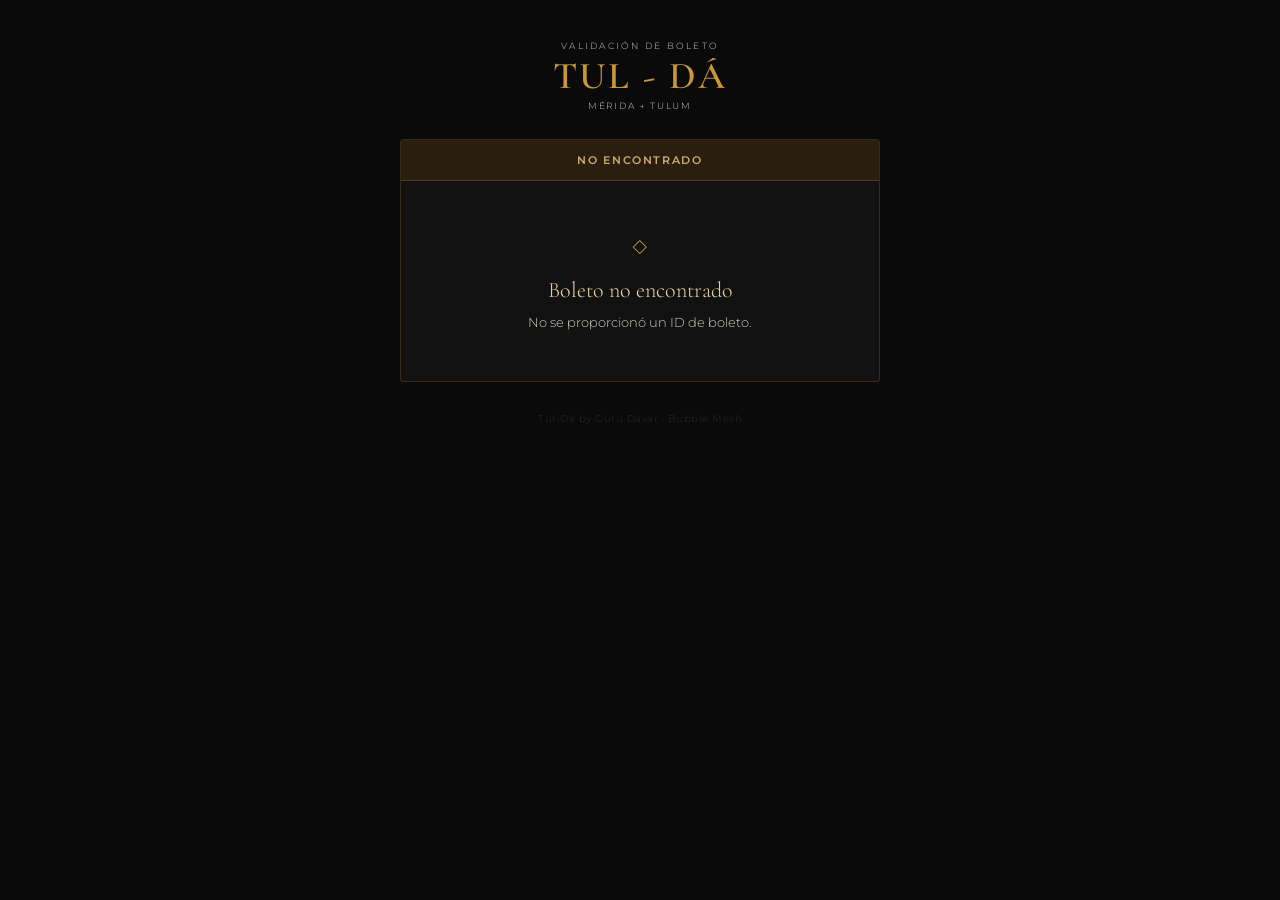
<file: entrada/index.html>
<!DOCTYPE html>
<html lang="es">
<head>
<meta charset="UTF-8">
<meta name="viewport" content="width=device-width,initial-scale=1,viewport-fit=cover">
<meta name="theme-color" content="#0A0A0A">
<title>Tul-Dá — Validar boleto</title>
<link rel="preconnect" href="https://fonts.googleapis.com">
<link href="https://fonts.googleapis.com/css2?family=Cormorant+Garamond:ital,wght@0,400;0,600;1,400&family=Montserrat:wght@300;400;600&display=swap" rel="stylesheet">
<style>
  *, *::before, *::after { box-sizing: border-box; margin: 0; padding: 0; }

  :root {
    --obsidian:    #0A0A0A;
    --deep-night:  #111111;
    --ritual-gold: #C9973A;
    --pale-gold:   #E8D5A3;
    --moonlight:   #D4CFC8;
  }

  html { height: 100%; }

  body {
    min-height: 100%;
    background: var(--obsidian);
    color: var(--pale-gold);
    font-family: 'Montserrat', Arial, sans-serif;
    font-weight: 300;
    -webkit-font-smoothing: antialiased;
    padding:
      env(safe-area-inset-top, 0)
      env(safe-area-inset-right, 0)
      env(safe-area-inset-bottom, 0)
      env(safe-area-inset-left, 0);
  }

  /* ─── Layout ─────────────────── */
  .page {
    display: flex;
    flex-direction: column;
    align-items: center;
    padding: 40px 16px 60px;
    min-height: 100vh;
  }

  /* ─── Header ─────────────────── */
  .header {
    width: 100%;
    max-width: 480px;
    text-align: center;
    margin-bottom: 28px;
  }
  .header__eyebrow {
    font-size: 9px;
    letter-spacing: .25em;
    color: var(--moonlight);
    text-transform: uppercase;
    margin-bottom: 6px;
  }
  .header__logo {
    font-family: 'Cormorant Garamond', Georgia, serif;
    font-size: clamp(28px, 8vw, 38px);
    font-weight: 600;
    color: var(--ritual-gold);
    letter-spacing: .06em;
    line-height: 1;
  }
  .header__route {
    font-size: 9px;
    letter-spacing: .2em;
    color: var(--moonlight);
    margin-top: 5px;
  }

  /* ─── Card ───────────────────── */
  .card {
    background: var(--deep-night);
    border: 1px solid #C9973A33;
    border-radius: 4px;
    width: 100%;
    max-width: 480px;
    overflow: hidden;
  }

  /* ─── Status bar ─────────────── */
  .status-bar {
    padding: 13px 20px;
    text-align: center;
    font-size: 11px;
    letter-spacing: .15em;
    text-transform: uppercase;
    font-weight: 600;
  }
  .status-bar.valid   { background: #0f2a0f; color: #6fcf6f; border-bottom: 1px solid #6fcf6f33; }
  .status-bar.burned  { background: #2a0f0f; color: #cf6f6f; border-bottom: 1px solid #cf6f6f33; }
  .status-bar.loading { background: #1a1a1a; color: var(--moonlight); border-bottom: 1px solid #222; }
  .status-bar.error   { background: #2a1f0f; color: #cfaa6f; border-bottom: 1px solid #cfaa6f33; }

  /* ─── Info section ───────────── */
  .info { padding: 24px 24px 4px; }

  .info-row {
    margin-bottom: 20px;
  }
  .info-label {
    font-size: 9px;
    letter-spacing: .2em;
    color: var(--ritual-gold);
    text-transform: uppercase;
    margin-bottom: 5px;
  }
  .info-value {
    font-family: 'Cormorant Garamond', Georgia, serif;
    font-size: clamp(20px, 5vw, 24px);
    color: var(--pale-gold);
    line-height: 1.2;
  }
  .info-value-sm {
    font-size: 14px;
    color: var(--moonlight);
    font-weight: 300;
    line-height: 1.5;
  }

  /* ─── Divider ────────────────── */
  .divider {
    display: flex;
    align-items: center;
    gap: 8px;
    padding: 4px 24px 20px;
  }
  .divider::before, .divider::after {
    content: '';
    flex: 1;
    height: 1px;
    background: #C9973A33;
  }
  .divider__star { color: var(--ritual-gold); font-size: 10px; flex-shrink: 0; }

  /* ─── Dietary ────────────────── */
  .dietary {
    margin: 0 24px 20px;
    padding: 14px 16px;
    background: #0d0d0d;
    border-left: 2px solid #C9973A44;
  }
  .dietary-label {
    font-size: 9px;
    letter-spacing: .2em;
    color: var(--ritual-gold);
    text-transform: uppercase;
    margin-bottom: 8px;
  }
  .dietary-pills { display: flex; flex-wrap: wrap; gap: 6px; }
  .dietary-pill {
    font-size: 11px;
    background: #1a1a1a;
    border: 1px solid #C9973A33;
    color: var(--moonlight);
    padding: 4px 10px;
    border-radius: 2px;
    white-space: nowrap;
  }
  .dietary-notes {
    margin-top: 10px;
    font-size: 12px;
    color: #666;
    font-style: italic;
    line-height: 1.6;
  }

  /* ─── Burn zone ──────────────── */
  .burn-zone { padding: 0 24px 28px; }

  .burn-label {
    font-size: 9px;
    letter-spacing: .2em;
    color: var(--ritual-gold);
    text-transform: uppercase;
    margin-bottom: 8px;
  }

  .burn-input {
    width: 100%;
    background: #0d0d0d;
    border: 1px solid #C9973A33;
    border-radius: 2px;
    color: var(--pale-gold);
    font-family: 'Montserrat', Arial, sans-serif;
    font-size: 15px;
    font-weight: 300;
    padding: 14px 16px;
    margin-bottom: 12px;
    outline: none;
    transition: border-color .2s;
    -webkit-appearance: none;
    appearance: none;
  }
  .burn-input:focus { border-color: var(--ritual-gold); }
  .burn-input::placeholder { color: #3a3a3a; }
  .burn-input.shake { animation: shake .3s ease; border-color: #cf6f6f !important; }

  @keyframes shake {
    0%,100%{transform:translateX(0)}
    25%{transform:translateX(-6px)}
    75%{transform:translateX(6px)}
  }

  .btn-burn {
    width: 100%;
    background: var(--ritual-gold);
    color: var(--obsidian);
    border: none;
    padding: 16px;
    min-height: 52px;
    font-family: 'Montserrat', Arial, sans-serif;
    font-size: 11px;
    font-weight: 600;
    letter-spacing: .2em;
    text-transform: uppercase;
    cursor: pointer;
    border-radius: 2px;
    transition: opacity .2s;
    -webkit-tap-highlight-color: transparent;
  }
  .btn-burn:active { opacity: .8; }
  .btn-burn:disabled { opacity: .35; cursor: not-allowed; }

  /* ─── Estado quemado ─────────── */
  .burned-block {
    padding: 24px 24px 28px;
    text-align: center;
  }
  .burned-block__icon { font-size: 28px; color: #cf6f6f; margin-bottom: 12px; }
  .burned-block__title {
    font-family: 'Cormorant Garamond', Georgia, serif;
    font-size: 20px;
    color: #cf6f6f;
    margin-bottom: 8px;
  }
  .burned-block__sub { font-size: 13px; color: #666; font-weight: 300; line-height: 1.7; }

  /* ─── Estado loading/error ───── */
  .state-screen {
    text-align: center;
    padding: 48px 24px;
  }
  .state-screen__icon { font-size: 26px; color: var(--ritual-gold); margin-bottom: 16px; }
  .state-screen__title {
    font-family: 'Cormorant Garamond', Georgia, serif;
    font-size: 22px;
    color: var(--pale-gold);
    margin-bottom: 8px;
  }
  .state-screen__body { font-size: 13px; color: var(--moonlight); font-weight: 300; line-height: 1.7; }

  /* ─── Footer ─────────────────── */
  .footer {
    margin-top: 28px;
    text-align: center;
    font-size: 10px;
    color: #2a2a2a;
    letter-spacing: .05em;
    line-height: 1.8;
  }
</style>
</head>
<body>
<div class="page">

  <header class="header">
    <p class="header__eyebrow">Validación de boleto</p>
    <h1 class="header__logo">TUL - DÁ</h1>
    <p class="header__route">MÉRIDA → TULUM</p>
  </header>

  <div class="card" id="card">
    <div class="status-bar loading" id="statusBar">Cargando…</div>
    <div id="content">
      <div class="state-screen">
        <div class="state-screen__icon">✦</div>
        <p class="state-screen__title">Verificando boleto</p>
        <p class="state-screen__body">Un momento, por favor.</p>
      </div>
    </div>
  </div>

  <p class="footer">Tul-Dá by Guru Davar · Bubble Mesh</p>

</div>

<script>
(function () {
  'use strict';

  var API    = 'https://tul-da-agent-production.up.railway.app';
  var id     = new URLSearchParams(location.search).get('id');
  var $bar   = document.getElementById('statusBar');
  var $body  = document.getElementById('content');

  function esc(s) {
    return String(s == null ? '' : s)
      .replace(/[&<>"]/g, function (c) {
        return { '&': '&amp;', '<': '&lt;', '>': '&gt;', '"': '&quot;' }[c];
      });
  }

  /* ── Renders ──────────────────────────────────────────── */

  function renderLoading() {
    $bar.className = 'status-bar loading';
    $bar.textContent = 'Verificando…';
  }

  function renderValid(r) {
    $bar.className  = 'status-bar valid';
    $bar.textContent = '✓  Boleto válido';

    var dietHtml = '';
    if (r.dietary && r.dietary.length) {
      var pills = r.dietary.map(function (d) {
        return '<span class="dietary-pill">' + esc(d) + '</span>';
      }).join('');
      dietHtml =
        '<div class="divider"><span class="divider__star">✦</span></div>' +
        '<div class="dietary">' +
          '<p class="dietary-label">Restricciones alimenticias</p>' +
          '<div class="dietary-pills">' + pills + '</div>' +
          (r.dietaryNotes ? '<p class="dietary-notes">' + esc(r.dietaryNotes) + '</p>' : '') +
        '</div>';
    }

    $body.innerHTML =
      '<div class="info">' +
        '<div class="info-row">' +
          '<p class="info-label">Nombre</p>' +
          '<p class="info-value">' + esc(r.name) + '</p>' +
        '</div>' +
        '<div class="info-row">' +
          '<p class="info-label">Paquete</p>' +
          '<p class="info-value">' + esc(r.pkg || '—') + '</p>' +
        '</div>' +
        '<div class="info-row">' +
          '<p class="info-label">Boletos</p>' +
          '<p class="info-value-sm">' + esc(r.tickets) + ' persona' + (r.tickets > 1 ? 's' : '') + '</p>' +
        '</div>' +
      '</div>' +
      dietHtml +
      '<div class="divider"><span class="divider__star">✦</span></div>' +
      '<div class="burn-zone">' +
        '<p class="burn-label">Clave de operación</p>' +
        '<input class="burn-input" id="burnSecret" type="password" placeholder="••••••" autocomplete="off" inputmode="text">' +
        '<button class="btn-burn" id="btnBurn">Quemar boleto</button>' +
      '</div>';

    document.getElementById('btnBurn').addEventListener('click', function () {
      burn(id);
    });
    document.getElementById('burnSecret').addEventListener('keydown', function (e) {
      if (e.key === 'Enter') burn(id);
    });
  }

  function renderBurned(burnedAt) {
    $bar.className  = 'status-bar burned';
    $bar.textContent = '✕  Boleto utilizado';

    var when = '';
    if (burnedAt) {
      try {
        when = new Date(burnedAt).toLocaleString('es-MX', { dateStyle: 'long', timeStyle: 'short' });
      } catch (e) { when = burnedAt; }
    }

    $body.innerHTML =
      '<div class="burned-block">' +
        '<div class="burned-block__icon">◇</div>' +
        '<p class="burned-block__title">Este boleto ya fue utilizado.</p>' +
        (when ? '<p class="burned-block__sub">Quemado el ' + esc(when) + '.</p>' : '') +
      '</div>';
  }

  function renderError(msg) {
    $bar.className  = 'status-bar error';
    $bar.textContent = 'No encontrado';
    $body.innerHTML =
      '<div class="state-screen">' +
        '<div class="state-screen__icon">◇</div>' +
        '<p class="state-screen__title">Boleto no encontrado</p>' +
        '<p class="state-screen__body">' + esc(msg || 'No se pudo verificar este boleto.') + '</p>' +
      '</div>';
  }

  /* ── Quemar ───────────────────────────────────────────── */

  function burn(reservationId) {
    var $btn    = document.getElementById('btnBurn');
    var $input  = document.getElementById('burnSecret');
    var secret  = $input ? $input.value.trim() : '';

    if (!secret) {
      if ($input) {
        $input.classList.remove('shake');
        void $input.offsetWidth; // reflow para reiniciar animación
        $input.classList.add('shake');
        $input.focus();
      }
      return;
    }
    if ($input) $input.classList.remove('shake');
    if ($btn)   { $btn.disabled = true; $btn.textContent = 'Procesando…'; }

    fetch(API + '/api/entrada/' + encodeURIComponent(reservationId) + '/burn', {
      method:  'POST',
      headers: { 'Content-Type': 'application/json' },
      body:    JSON.stringify({ secret: secret }),
    })
      .then(function (r) { return r.json().then(function (d) { return { ok: r.ok, data: d }; }); })
      .then(function (res) {
        if (res.ok) {
          renderBurned(res.data.burnedAt);
        } else if (res.data && res.data.error && res.data.error.includes('ya fue utilizado')) {
          renderBurned(null);
        } else {
          if ($btn)   { $btn.disabled = false; $btn.textContent = 'Quemar boleto'; }
          if ($input && res.data && res.data.error && res.data.error.includes('Clave')) {
            $input.value = '';
            $input.classList.remove('shake');
            void $input.offsetWidth;
            $input.classList.add('shake');
            $input.focus();
          } else {
            alert(res.data && res.data.error ? res.data.error : 'Error al quemar el boleto.');
          }
        }
      })
      .catch(function () {
        if ($btn) { $btn.disabled = false; $btn.textContent = 'Quemar boleto'; }
        alert('Error de red. Verifica tu conexión e intenta de nuevo.');
      });
  }

  /* ── Carga inicial ────────────────────────────────────── */

  if (!id) { renderError('No se proporcionó un ID de boleto.'); return; }

  fetch(API + '/api/entrada/' + encodeURIComponent(id))
    .then(function (r) { return r.json().then(function (d) { return { ok: r.ok, data: d }; }); })
    .then(function (res) {
      if (!res.ok) { renderError(res.data && res.data.error); return; }
      if (res.data.burned) renderBurned(res.data.burnedAt);
      else renderValid(res.data);
    })
    .catch(function () { renderError('Error de conexión. Verifica tu internet.'); });

})();
</script>
</body>
</html>
</file>
<file: css/styles.css>
/* ====================================================================
   TUL - DÁ — Sistema de diseño
   Brandbook: Obsidian + Ritual Gold · Cormorant Garamond + Montserrat
   ==================================================================== */

:root {
  --obsidian:   #0A0A0A;
  --deep-night: #111111;
  --gold:       #C9973A;
  --pale-gold:  #E8D5A3;
  --moonlight:  #D4CFC8;
  --teal:       #1A4A47;
  --text:       #EDE6D8;
  --text-soft:  #D4CFC8;
  --text-mute:  #8C867C;
  --text-faint: #6F6A61;
  --line:       rgba(201,151,58,0.22);
  --line-soft:  rgba(201,151,58,0.14);

  --font-display: 'Cormorant Garamond', Georgia, serif;
  --font-body:    'Montserrat', system-ui, sans-serif;

  --maxw: 1240px;
  --pad:  6vw;
  --ease: cubic-bezier(.4,0,.2,1);
}

*, *::before, *::after { box-sizing: border-box; }

html { scroll-behavior: smooth; -webkit-text-size-adjust: 100%; }

body {
  margin: 0;
  background: var(--obsidian);
  color: var(--text);
  font-family: var(--font-body);
  font-weight: 300;
  line-height: 1.7;
  -webkit-font-smoothing: antialiased;
  overflow-x: hidden;
}

::selection { background: var(--gold); color: var(--obsidian); }

img, video { display: block; max-width: 100%; }
a { color: inherit; text-decoration: none; }

.skip-link {
  position: absolute; left: -9999px; top: 0; z-index: 200;
  background: var(--gold); color: var(--obsidian); padding: 12px 20px;
  font-size: 13px; letter-spacing: .1em;
}
.skip-link:focus { left: 12px; top: 12px; }

:focus-visible { outline: 2px solid var(--pale-gold); outline-offset: 3px; }

/* ─── Tipografía base ─────────────────────────────── */
.display {
  font-family: var(--font-display);
  font-weight: 600;
  line-height: 1.0;
  letter-spacing: -0.02em;
  color: #F4EEE0;
  margin: 0;
  text-wrap: balance;
}
.display em { font-style: italic; color: var(--pale-gold); }

.eyebrow {
  display: block;
  font-size: 12px; letter-spacing: 0.3em; text-transform: uppercase;
  color: var(--gold); font-weight: 500; margin: 0 0 24px;
}
.eyebrow--gold { color: var(--gold); }

.label {
  font-size: 12px; letter-spacing: 0.22em; text-transform: uppercase;
  color: var(--pale-gold); font-weight: 600; margin: 0;
}
.label--gold { color: var(--gold); }

.footnote, .pkg-note {
  font-size: 12px; color: var(--text-faint); letter-spacing: .04em; font-weight: 300;
}

/* ─── Layout ──────────────────────────────────────── */
.container { max-width: var(--maxw); margin: 0 auto; padding: 0 var(--pad); }
.container--narrow { max-width: 1040px; }

.section { padding: clamp(86px,13vh,168px) 0; }
.section--deep { background: var(--deep-night); }

.section-head { margin-bottom: clamp(48px,7vh,72px); }
.section-head--center { text-align: center; }

/* ─── Botón ───────────────────────────────────────── */
.btn {
  display: inline-block;
  font-size: 12px; letter-spacing: 0.24em; text-transform: uppercase;
  font-weight: 500; color: var(--pale-gold);
  padding: 17px 40px; border: 1px solid var(--gold); background: transparent;
  transition: background .4s var(--ease), color .4s var(--ease);
  cursor: pointer;
}
.btn:hover { background: var(--gold); color: var(--obsidian); }
.btn--block { display: block; text-align: center; padding: 15px; }

/* ─── NAV ─────────────────────────────────────────── */
.nav {
  position: fixed; top: 0; left: 0; right: 0; z-index: 100;
  transition: background .4s var(--ease), border-color .4s var(--ease);
  border-bottom: 1px solid transparent;
}
.nav.is-scrolled {
  background: rgba(10,10,10,0.82);
  backdrop-filter: blur(12px); -webkit-backdrop-filter: blur(12px);
  border-bottom-color: var(--line-soft);
}
.nav__inner {
  max-width: var(--maxw); margin: 0 auto; padding: 18px var(--pad);
  display: flex; align-items: center; justify-content: space-between; gap: 24px;
}
.brand__logo { height: 78px; width: auto; }
@media (max-width: 560px) { .brand__logo { height: 60px; } }
.nav__links { display: flex; gap: 36px; }
.nav__links a {
  font-size: 11px; letter-spacing: 0.2em; text-transform: uppercase;
  color: var(--text-soft); transition: color .3s var(--ease);
}
.nav__links a:hover { color: var(--pale-gold); }
.nav__right { display: flex; align-items: center; gap: 20px; }

.lang-toggle {
  background: none; border: none; cursor: pointer; padding: 4px;
  font-family: var(--font-body); font-size: 11px; letter-spacing: 0.14em;
  color: var(--text-mute); display: flex; gap: 6px; align-items: center;
}
.lang-toggle__opt { transition: color .3s var(--ease); }
.lang-toggle__opt.is-active { color: var(--pale-gold); }
.lang-toggle__sep { color: var(--text-faint); }

.nav-cta {
  font-size: 11px; letter-spacing: 0.2em; text-transform: uppercase;
  color: var(--pale-gold); padding: 11px 22px; border: 1px solid var(--gold);
  transition: background .4s var(--ease), color .4s var(--ease);
}
.nav-cta:hover { background: var(--gold); color: var(--obsidian); }

.nav__toggle { display: none; background: none; border: none; color: var(--pale-gold); cursor: pointer; padding: 4px; }

/* Drawer móvil */
.nav__backdrop {
  position: fixed; inset: 0; z-index: 110; background: rgba(0,0,0,0.6);
  opacity: 0; visibility: hidden; transition: opacity .35s var(--ease), visibility .35s;
}
.nav__backdrop.open { opacity: 1; visibility: visible; }
.nav__drawer {
  position: fixed; top: 0; right: 0; bottom: 0; z-index: 120; width: min(80vw, 320px);
  background: var(--deep-night); border-left: 1px solid var(--line);
  transform: translateX(100%); transition: transform .4s var(--ease);
  display: flex; flex-direction: column; gap: 8px; padding: 92px 32px 32px;
}
.nav__drawer.open { transform: translateX(0); }
.nav__drawer a {
  font-size: 13px; letter-spacing: 0.18em; text-transform: uppercase;
  color: var(--text-soft); padding: 14px 0; border-bottom: 1px solid var(--line-soft);
}
.nav__drawer .nav-cta { border-bottom: none; margin-top: 20px; text-align: center; }
.nav__drawer-close { position: absolute; top: 24px; right: 24px; background: none; border: none; color: var(--pale-gold); cursor: pointer; }

/* ─── HERO ────────────────────────────────────────── */
.hero {
  position: relative; min-height: 100vh; min-height: 100svh;
  display: flex; flex-direction: column; justify-content: center;
  padding: 0 var(--pad); overflow: hidden;
}
.hero__media { position: absolute; inset: 0; z-index: 0; background: var(--obsidian); }
.hero__video { position: absolute; inset: 0; width: 100%; height: 100%; object-fit: cover; }
/* VEIL — firma visual de la marca */
.hero__veil {
  position: absolute; inset: 0;
  background:
    linear-gradient(to bottom, rgba(10,10,10,0.55) 0%, rgba(10,10,10,0.15) 28%, rgba(10,10,10,0.25) 52%, var(--obsidian) 100%),
    rgba(10,10,10,0.30);
}
.hero__glow {
  position: absolute; inset: 0;
  background: radial-gradient(ellipse at 72% 32%, rgba(201,151,58,0.13) 0%, transparent 60%);
}
.moon {
  position: absolute; top: 8vh; right: 7vw;
  width: clamp(84px,10vw,150px); height: clamp(84px,10vw,150px); border-radius: 50%;
  background: radial-gradient(circle at 38% 35%, #E8D5A3 0%, #C9973A 44%, #7a5a22 78%, #3a2c12 100%);
  box-shadow: 0 0 64px 12px rgba(201,151,58,0.20),
              inset -14px -12px 34px rgba(10,10,10,0.55),
              inset 9px 11px 24px rgba(232,213,163,0.22);
  animation: moonglow 7s ease-in-out infinite; will-change: transform;
}
@keyframes moonglow { 0%,100% { opacity:.82; filter:brightness(1);} 50% { opacity:1; filter:brightness(1.08);} }

.hero__content { position: relative; z-index: 2; max-width: 1100px; }
.hero .display { font-size: clamp(46px,7.2vw,102px); margin-bottom: 30px; }
.hero__sub {
  font-size: clamp(13px,1.3vw,17px); letter-spacing: 0.06em; color: var(--text-soft);
  margin: 0 0 44px; max-width: 520px;
}
.hero__cue { position: absolute; bottom: 34px; left: 0; right: 0; z-index: 2; display: flex; justify-content: center; }
.hero__cue span { width: 1px; height: 46px; background: linear-gradient(to bottom, var(--gold), transparent); animation: floatcue 3s ease-in-out infinite; }
@keyframes floatcue { 0%,100% { transform: translateY(0); opacity:.45;} 50% { transform: translateY(8px); opacity:1;} }

/* ─── TRÍO (propuesta) ────────────────────────────── */
.trio { display: grid; grid-template-columns: repeat(3,1fr); gap: clamp(30px,4vw,64px); margin-top: clamp(48px,7vh,70px); }
.trio__item { border-top: 1px solid var(--line); padding-top: 30px; }
.trio__item svg { margin-bottom: 22px; }
.trio__item .label { margin-bottom: 16px; }
.trio__item p { font-size: 15px; color: var(--text-soft); margin: 0; }

/* ─── PAQUETES ────────────────────────────────────── */
.pkg-grid { display: grid; grid-template-columns: repeat(3,1fr); gap: clamp(20px,2.2vw,34px); align-items: stretch; }
.pkg { display: flex; flex-direction: column; background: var(--deep-night); border: 1px solid var(--line); }
.pkg--featured { border-color: rgba(201,151,58,0.5); box-shadow: 0 0 0 1px rgba(201,151,58,0.12), 0 30px 80px -40px rgba(201,151,58,0.25); }
.pkg__media { position: relative; aspect-ratio: 3/4; overflow: hidden; }
.pkg__media img { width: 100%; height: 100%; object-fit: cover; }
.pkg__media::after { content: ''; position: absolute; inset: 0; background: linear-gradient(to bottom, rgba(10,10,10,0.25) 0%, transparent 32%, transparent 52%, var(--deep-night) 100%); }
.pkg__name { position: absolute; top: 22px; left: 24px; z-index: 1; font-size: 12px; letter-spacing: 0.3em; text-transform: uppercase; color: var(--pale-gold); font-weight: 600; }
.pkg__body { padding: 30px 30px 36px; display: flex; flex-direction: column; flex: 1; }
.pkg__price { display: flex; align-items: baseline; gap: 8px; }
.pkg__amount { font-family: var(--font-display); font-weight: 600; font-size: 42px; color: var(--gold); line-height: 1; }
.pkg__cur { font-size: 12px; color: var(--text-soft); letter-spacing: .05em; }
.pkg__per { font-size: 11px; letter-spacing: .12em; color: var(--text-mute); margin: 6px 0 26px; }
.pkg__tagline { font-family: var(--font-display); font-style: italic; font-size: 21px; line-height: 1.3; color: var(--text); margin: 0 0 28px; }
.pkg__exps { list-style: none; margin: 16px 0 30px; padding: 0; display: flex; flex-direction: column; gap: 11px; }
.pkg__exps li { font-size: 14px; color: var(--text-soft); position: relative; padding-left: 22px; }
.pkg__exps li::before { content: '✦'; position: absolute; left: 0; color: var(--gold); font-size: 11px; top: 2px; }
.pkg__foot { margin-top: auto; padding-top: 24px; border-top: 1px solid var(--line-soft); }
.pkg__inc { font-size: 12.5px; line-height: 1.7; color: var(--text-mute); margin: 0 0 24px; }
.pkg-note { text-align: center; margin-top: 42px; }

/* ─── EXPERIENCIAS ────────────────────────────────── */
.exp-grid { display: grid; grid-template-columns: repeat(4,1fr); gap: clamp(12px,1.4vw,20px); }
.exp { position: relative; aspect-ratio: 1/1; overflow: hidden; background: #141414; border: 1px solid var(--line-soft); margin: 0; }
.exp img { width: 100%; height: 100%; object-fit: cover; transition: transform .9s var(--ease); }
.exp:hover img { transform: scale(1.07); }
.exp::after { content: ''; position: absolute; inset: 0; background: linear-gradient(to bottom, transparent 45%, rgba(10,10,10,0.9) 100%); pointer-events: none; }
.exp figcaption { position: absolute; left: 18px; bottom: 16px; right: 14px; z-index: 1; }
.exp__num { display: block; font-size: 10px; letter-spacing: 0.18em; color: var(--gold); margin-bottom: 5px; }
.exp__name { font-family: var(--font-display); font-size: 22px; color: #F4EEE0; line-height: 1.05; }

/* Tarjeta dual Cenote / Laguna — gira entre las dos sedes posibles.
   El figcaption y el degradado NO giran: viven encima del volteador. */
.exp--dual { perspective: 1200px; }
/* El caption dual es más alto (nombre + nota): el degradado arranca antes
   para que el texto no caiga sobre la parte clara de la foto. */
.exp--dual::after { background: linear-gradient(to bottom, transparent 20%, rgba(10,10,10,0.92) 100%); }
/* El giro lo maneja main.js (clase .is-face-b) para que el nombre iluminado
   siempre corresponda a la foto visible, y para que el clic pueda mandar. */
.exp--dual .exp__flip { position: absolute; inset: 0; transform-style: preserve-3d; transition: transform 1.1s var(--ease); }
.exp--dual.is-face-b .exp__flip { transform: rotateY(180deg); }
.exp--dual .exp__face { position: absolute; inset: 0; backface-visibility: hidden; -webkit-backface-visibility: hidden; }
.exp--dual .exp__face--b { transform: rotateY(180deg); }
.exp--dual:hover .exp__face--a { transform: scale(1.07); }
.exp--dual:hover .exp__face--b { transform: rotateY(180deg) scale(1.07); }

/* Nombre partido en dos opciones clicables. La activa no cambia de peso ni de
   tamaño (nada de bold ni de select): solo se ilumina. */
.exp__name { display: block; }
.exp__opt { font: inherit; font-family: var(--font-display); font-size: 22px; line-height: 1.05; background: none; border: 0; padding: 0; margin: 0; cursor: pointer; color: rgba(244,238,224,0.45); text-shadow: 0 1px 8px rgba(0,0,0,0.55); transition: color .45s var(--ease), text-shadow .45s var(--ease); -webkit-appearance: none; appearance: none; }
/* El texto mide ~20px de alto: se agranda el área tocable a ~42px con un
   pseudo-elemento, sin mover nada del layout. */
.exp__opt { position: relative; }
.exp__opt::before { content: ''; position: absolute; left: -4px; right: -4px; top: -14px; bottom: -8px; }
.exp__opt:hover { color: rgba(244,238,224,0.78); }
.exp__opt:focus-visible { outline: 1px solid var(--gold); outline-offset: 3px; }
.exp--dual:not(.is-face-b) .exp__opt[data-face="a"],
.exp--dual.is-face-b .exp__opt[data-face="b"] { color: #F4EEE0; text-shadow: 0 0 20px rgba(244,238,224,0.38), 0 1px 8px rgba(0,0,0,0.6); }
.exp__sep { font-family: var(--font-display); font-size: 22px; color: rgba(244,238,224,0.32); margin: 0 6px; }
.exp__note { display: block; margin-top: 6px; font-size: 10px; letter-spacing: 0.14em; text-transform: uppercase; color: rgba(244,238,224,0.72); text-shadow: 0 1px 6px rgba(0,0,0,0.55); }
@media (prefers-reduced-motion: reduce) {
  .exp--dual .exp__flip { transition: none; }
}

/* ─── STEPS ───────────────────────────────────────── */
.steps { display: grid; grid-template-columns: repeat(3,1fr); gap: clamp(30px,4vw,60px); margin-top: clamp(48px,7vh,70px); }
.step__num { font-family: var(--font-display); font-weight: 600; font-size: 64px; color: var(--gold); line-height: 1; display: block; margin-bottom: 24px; opacity: .9; }
.step .label { margin-bottom: 18px; }
.step p { font-size: 15px; color: var(--text-soft); margin: 0; }
.footnote { margin-top: 56px; }

/* ─── FECHAS ──────────────────────────────────────── */
.dates { margin-top: clamp(40px,6vh,56px); }
.dates__head, .dates__row { display: grid; grid-template-columns: 24% 1fr 24%; gap: 24px; align-items: center; }
.dates__head { padding-bottom: 16px; border-bottom: 1px solid rgba(201,151,58,0.4); font-size: 11px; letter-spacing: .22em; text-transform: uppercase; color: var(--text-mute); }
.dates__head span:last-child, .dates__spots { text-align: right; }
.dates__row { padding: 26px 0; border-bottom: 1px solid var(--line-soft); }
.dates__date { font-family: var(--font-display); font-size: 24px; color: #F4EEE0; }
.dates__pkg { font-size: 14px; color: var(--text-soft); }
.dates__spots b { font-family: var(--font-display); font-size: 22px; color: var(--gold); }
.dates__spots i { font-size: 11px; letter-spacing: .12em; text-transform: uppercase; color: var(--text-mute); font-style: normal; }
.dates__spots--low b { color: var(--pale-gold); }
/* --- Selector dinámico de fechas --- */
.dates__body { min-height: 60px; }
.dates__state { padding: 26px 0; font-size: 14px; color: var(--text-mute); }
.dates__state--err { color: var(--pale-gold); }
.dates__row--link { text-decoration: none; color: inherit; cursor: pointer; transition: border-color .25s ease, padding-left .25s ease; }
.dates__row--link:hover { border-bottom-color: rgba(201,151,58,0.6); padding-left: 8px; }
.dates__reserve { display: block; margin-top: 6px; font-size: 11px; letter-spacing: .14em; text-transform: uppercase; color: var(--gold); opacity: 0; transition: opacity .25s ease; }
.dates__row--link:hover .dates__reserve { opacity: 1; }
.dates__last { display: block; margin-top: 6px; font-size: 10px; letter-spacing: .14em; text-transform: uppercase; color: var(--pale-gold); font-style: normal; }
.dates__row--sold { opacity: .42; }
.dates__spots--sold { font-size: 12px; letter-spacing: .16em; text-transform: uppercase; color: var(--text-mute); }
.dates__testnote { margin-top: 22px; font-size: 12px; letter-spacing: .04em; color: var(--text-mute); font-style: italic; }
@media (hover: none) { .dates__reserve { opacity: 1; } }
.dates__cta { margin-top: 46px; display: flex; align-items: center; gap: 24px; flex-wrap: wrap; }
.dates__ask { font-family: var(--font-display); font-style: italic; font-size: 20px; color: var(--text-soft); }

/* ─── GURU DAVAR ──────────────────────────────────── */
.guru { display: grid; grid-template-columns: 1.05fr 1fr; gap: clamp(36px,5vw,80px); align-items: center; }
.guru__photo { margin: 0; position: relative; aspect-ratio: 4/3; overflow: hidden; border: 1px solid var(--line); }
.guru__photo img { width: 100%; height: 100%; object-fit: cover; }
.guru__photo::after { content: ''; position: absolute; inset: 0; background: linear-gradient(to bottom, transparent 55%, rgba(10,10,10,0.6) 100%); }
.guru__role { font-size: 12px; letter-spacing: .22em; text-transform: uppercase; color: var(--text-mute); margin: 0 0 26px; }
.guru .display { font-size: clamp(40px,5.5vw,72px); margin-bottom: 30px; }
.guru__bio { font-size: 16px; line-height: 1.85; color: var(--text-soft); margin: 0 0 40px; max-width: 440px; }

/* ─── FOOTER ──────────────────────────────────────── */
.footer { background: var(--obsidian); border-top: 1px solid var(--line-soft); padding: clamp(80px,11vh,128px) 0 56px; }
.footer__inner { text-align: center; }
.footer__logo { height: 86px; width: auto; margin: 0 auto 14px; }
.footer__route { font-size: 11px; letter-spacing: .3em; text-transform: uppercase; color: var(--text-mute); margin: 0 0 40px; }
.footer__social { display: flex; gap: 30px; justify-content: center; margin-bottom: 40px; flex-wrap: wrap; }
.footer__social a { font-size: 11px; letter-spacing: .2em; text-transform: uppercase; color: var(--text-soft); transition: color .3s var(--ease); }
.footer__social a:hover { color: var(--pale-gold); }
.footer__email { display: inline-block; font-size: 14px; color: var(--text-soft); letter-spacing: .06em; margin-bottom: 36px; }
.footer__divider { display: flex; align-items: center; justify-content: center; gap: 16px; margin-bottom: 34px; }
.footer__divider span { width: 60px; height: 1px; background: rgba(201,151,58,0.4); }
.footer__legal { font-size: 11.5px; line-height: 1.9; color: var(--text-faint); margin: 0; }
.footer__legal a { color: var(--text-faint); transition: color .3s var(--ease); }
.footer__legal a:hover { color: var(--text-soft); }

/* ─── Reveal on scroll ────────────────────────────── */
.reveal { opacity: 0; transform: translateY(22px); transition: opacity .9s var(--ease), transform .9s var(--ease); }
.reveal.visible { opacity: 1; transform: none; }

/* ─── Responsive ──────────────────────────────────── */
@media (max-width: 1024px) {
  .exp-grid { grid-template-columns: repeat(2,1fr); }
}
@media (max-width: 600px) {
  .exp__note { font-size: 8.5px; letter-spacing: 0.08em; margin-top: 4px; }
  .exp--dual figcaption { left: 14px; right: 10px; }
  .exp__opt, .exp__sep { font-size: 19px; }
  .exp__sep { margin: 0 4px; }
}
@media (max-width: 820px) {
  .nav__links { display: none; }
  .nav-cta { display: none; }
  .nav__toggle { display: block; }
  .trio, .steps { grid-template-columns: 1fr; gap: 36px; }
  .pkg-grid { grid-template-columns: 1fr; max-width: 440px; margin: 0 auto; }
  .guru { grid-template-columns: 1fr; }
  .guru__text { text-align: left; }
  /* Espaciado compacto en móvil — elimina huecos negros entre secciones */
  .section { padding: 52px 0; }
  .section-head { margin-bottom: 32px; }
  .trio { margin-top: 36px; }
  .steps { margin-top: 36px; }
  .dates { margin-top: 28px; }
  .footer { padding-top: 60px; }
  .pkg__media { aspect-ratio: 3/2; }
}
@media (max-width: 560px) {
  :root { --pad: 7vw; }
  .section { padding: 44px 0; }
  .section-head { margin-bottom: 24px; }
  .dates__head, .dates__row { grid-template-columns: 1fr auto; gap: 6px 16px; }
  .dates__pkg { grid-column: 1 / -1; order: 3; font-size: 13px; color: var(--text-mute); }
  .dates__head span:nth-child(2) { display: none; }
  .moon { top: 6vh; right: 8vw; }
}

/* ─── Reduced motion ──────────────────────────────── */
@media (prefers-reduced-motion: reduce) {
  html { scroll-behavior: auto; }
  .reveal { opacity: 1; transform: none; transition: none; }
  .moon, .hero__cue span { animation: none; }
  .hero__video { display: none; }
}

/* ═══ WhatsApp flotante ════════════════════════════════════ */
.wa-fab { position: fixed; right: clamp(16px,3vw,28px); bottom: clamp(16px,3vw,28px); z-index: 900;
  width: 56px; height: 56px; display: grid; place-items: center; border-radius: 50%;
  background: var(--deep-night); border: 1px solid var(--gold); color: var(--gold);
  box-shadow: 0 8px 28px rgba(0,0,0,.5); transition: transform .25s var(--ease), background .25s, color .25s;
  animation: waIn .4s var(--ease) .8s both; }
.wa-fab:hover { background: var(--gold); color: var(--obsidian); transform: translateY(-3px) scale(1.06); }
@keyframes waIn { from { opacity: 0; transform: scale(.6); } to { opacity: 1; transform: scale(1); } }
@media (prefers-reduced-motion: reduce) { .wa-fab { animation: none; } }

/* ═══ CUENTA REGRESIVA (próxima salida) ════════════════════ */
.countdown { position: relative; margin-top: clamp(28px,4vh,44px); padding: clamp(28px,4vw,44px); text-align: center;
  border: 1px solid var(--line); border-radius: 6px; background: radial-gradient(120% 140% at 50% 0%, rgba(201,151,58,.06), transparent 60%), rgba(255,255,255,.015); overflow: hidden; }
.cd__state { color: var(--text-mute); font-size: 14px; padding: 20px 0; }
.cd__top { display: flex; flex-direction: column; gap: 4px; margin-bottom: 22px; }
.cd__route { font-size: 11px; letter-spacing: .22em; text-transform: uppercase; color: var(--gold); }
.cd__date { font-family: var(--font-display); font-size: clamp(22px,3vw,30px); color: #F4EEE0; }
.cd__clock { display: flex; align-items: center; justify-content: center; gap: clamp(6px,1.4vw,16px); margin-bottom: 22px; }
.cd__unit { display: flex; flex-direction: column; align-items: center; min-width: clamp(52px,8vw,74px); }
.cd__unit b { font-family: var(--font-display); font-weight: 600; font-size: clamp(38px,6vw,60px); line-height: 1; color: var(--pale-gold); font-variant-numeric: tabular-nums; }
.cd__unit i { margin-top: 8px; font-size: 10px; letter-spacing: .16em; text-transform: uppercase; color: var(--text-mute); font-style: normal; }
.cd__sep { font-family: var(--font-display); font-size: clamp(30px,5vw,48px); color: var(--text-faint); align-self: flex-start; margin-top: clamp(2px,.5vw,6px); }
.cd__spots { display: inline-flex; align-items: center; gap: 9px; padding: 9px 20px; border-radius: 100px; font-size: 13px; letter-spacing: .04em;
  border: 1px solid var(--line); color: var(--pale-gold); margin-bottom: 22px; transition: all .3s ease; }
.cd__dot { width: 8px; height: 8px; border-radius: 50%; background: var(--gold); box-shadow: 0 0 0 0 rgba(201,151,58,.6); }
.cd__spots.is-low { border-color: rgba(232,163,80,.5); color: #E8A350; }
.cd__spots.is-low .cd__dot { background: #E8A350; animation: cdPulse 1.8s infinite; }
.cd__spots.is-critical { border-color: rgba(214,90,74,.6); color: #E4756A; background: rgba(214,90,74,.08); animation: cdShake 2.6s ease-in-out infinite; }
.cd__spots.is-critical .cd__dot { background: #D65A4A; box-shadow: 0 0 0 0 rgba(214,90,74,.7); animation: cdPulse .9s infinite; }
@keyframes cdPulse { 0% { box-shadow: 0 0 0 0 currentColor; opacity: 1; } 70% { box-shadow: 0 0 0 8px transparent; opacity: .7; } 100% { box-shadow: 0 0 0 0 transparent; opacity: 1; } }
@keyframes cdShake { 0%,92%,100% { transform: translateX(0); } 94% { transform: translateX(-2px); } 96% { transform: translateX(2px); } 98% { transform: translateX(-1px); } }
.cd__cta { display: block; margin: 0 auto; }
/* Selector de paquetes en el contador */
.cd__choose { font-size: 11px; letter-spacing: .16em; text-transform: uppercase; color: var(--text-mute); margin-bottom: 12px; }
.cd__pkgs { display: flex; gap: 10px; justify-content: center; flex-wrap: wrap; margin-bottom: 22px; }
.cd__pkg { min-width: 118px; padding: 13px 16px; display: flex; flex-direction: column; gap: 6px; align-items: center;
  background: rgba(255,255,255,.02); border: 1px solid var(--line-soft); border-radius: 4px; cursor: pointer; transition: border-color .2s, background .2s; }
.cd__pkg:hover:not(.is-disabled) { border-color: var(--line); }
.cd__pkg.is-sel { border-color: var(--gold); background: rgba(201,151,58,.1); }
.cd__pkg.is-disabled { opacity: .5; cursor: default; }
.cd__pkg-name { font-family: var(--font-display); font-size: 19px; color: #F4EEE0; }
.cd__pkg-spots { display: inline-flex; align-items: center; gap: 7px; font-size: 12px; color: var(--pale-gold); }
.cd__pkg-spots b { font-family: var(--font-display); font-size: 18px; }
.cd__pkg.is-low .cd__pkg-spots { color: #E8A350; } .cd__pkg.is-low .cd__dot { background: #E8A350; }
.cd__pkg.is-critical .cd__pkg-spots { color: #E4756A; } .cd__pkg.is-critical .cd__dot { background: #D65A4A; animation: cdPulse .9s infinite; }
.cd__pkg.is-out .cd__pkg-spots { color: var(--text-mute); } .cd__pkg.is-out .cd__dot { display: none; }
@media (max-width: 480px) { .cd__pkg { min-width: 92px; padding: 11px; flex: 1; } .cd__pkg-name { font-size: 16px; } }
/* SOLD OUT overlay */
.cd__soldout { position: absolute; inset: 0; display: grid; place-items: center; background: rgba(8,8,8,.9); z-index: 4; }
.cd__soldout span { font-family: var(--font-display); font-weight: 700; font-size: clamp(40px,8vw,84px); letter-spacing: .06em; color: #D65A4A;
  border: 3px solid #D65A4A; padding: 10px 30px; border-radius: 6px; transform: rotate(-9deg) scale(0); opacity: 0; animation: cdStamp .6s cubic-bezier(.2,1.4,.4,1) forwards; text-transform: uppercase; }
@keyframes cdStamp { 0% { transform: rotate(-9deg) scale(2.4); opacity: 0; } 60% { opacity: 1; } 100% { transform: rotate(-9deg) scale(1); opacity: 1; } }
.countdown.is-sellingout .cd__clock, .countdown.is-sellingout .cd__cta, .countdown.is-sellingout .cd__spots { filter: blur(2px); opacity: .4; }
/* Sin fechas */
.cd__none { display: flex; flex-direction: column; align-items: center; gap: 14px; padding: 12px 0; }
.cd__none-icon { font-size: 26px; color: var(--gold); }
.cd__none-t { font-family: var(--font-display); font-size: clamp(22px,3vw,28px); color: #F4EEE0; margin: 0; }
.cd__none-b { font-size: 14px; color: var(--text-soft); max-width: 46ch; margin: 0 0 6px; line-height: 1.6; }
@media (prefers-reduced-motion: reduce) {
  .cd__spots.is-critical, .cd__dot, .cd__soldout span { animation: none !important; }
  .cd__soldout span { transform: rotate(-9deg) scale(1); opacity: 1; }
}
/* Mini contador flotante (izquierda) */
.cd-mini { position: fixed; left: clamp(12px,2vw,22px); bottom: clamp(16px,3vw,24px); z-index: 850; width: 172px;
  display: flex; flex-direction: column; gap: 7px; padding: 16px 16px 14px;
  background: var(--deep-night); border: 1px solid var(--gold); border-radius: 6px; box-shadow: 0 12px 34px rgba(0,0,0,.5);
  opacity: 0; pointer-events: none; transform: translateX(-16px);
  transition: opacity .35s ease, transform .35s var(--ease); }
.cd-mini.is-shown { opacity: 1; pointer-events: auto; transform: translateX(0); }
.cd-mini__label { font-size: 9px; letter-spacing: .18em; text-transform: uppercase; color: var(--gold); }
.cd-mini__date { font-family: var(--font-display); font-size: 18px; color: #F4EEE0; line-height: 1; }
.cd-mini__time { font-family: var(--font-display); font-size: 22px; color: var(--pale-gold); font-variant-numeric: tabular-nums; letter-spacing: .02em; }
.cd-mini__spots { display: inline-flex; align-items: center; gap: 7px; font-size: 11px; color: var(--pale-gold); }
.cd-mini__spots.is-low { color: #E8A350; } .cd-mini__spots.is-low .cd__dot { background: #E8A350; }
.cd-mini__spots.is-critical { color: #E4756A; } .cd-mini__spots.is-critical .cd__dot { background: #D65A4A; animation: cdPulse .9s infinite; }
.cd-mini__cta { margin-top: 4px; padding: 9px 0; text-align: center; background: var(--gold); color: var(--obsidian); border: none; border-radius: 2px; font-family: var(--font-body); font-size: 10px; letter-spacing: .16em; text-transform: uppercase; font-weight: 600; cursor: pointer; transition: background .2s; }
.cd-mini__cta:hover { background: var(--pale-gold); }
/* Móvil: mismo flotante, anclado abajo-izquierda, compacto (el FAB de WA va abajo-derecha) */
@media (max-width: 820px) {
  .cd-mini { width: min(46vw, 168px); left: 12px; bottom: 12px; padding: 12px 13px 11px; gap: 5px; }
  .cd-mini__label { font-size: 8px; }
  .cd-mini__date { font-size: 15px; }
  .cd-mini__time { font-size: 19px; }
  .cd-mini__spots { font-size: 10px; }
  .cd-mini__cta { padding: 8px 0; font-size: 9px; }
}
@media (max-width: 360px) { .cd-mini__label, .cd-mini__spots { display: none; } }

/* ═══ FAQ (acordeón) ═══════════════════════════════════════ */
.faq { margin-top: clamp(36px,5vh,52px); }
.faq__item { border-bottom: 1px solid var(--line-soft); }
.faq__item:first-child { border-top: 1px solid var(--line-soft); }
.faq__q { list-style: none; cursor: pointer; padding: 24px 44px 24px 0; position: relative;
  font-family: var(--font-display); font-size: clamp(19px,2.4vw,23px); color: #F4EEE0; transition: color .2s; }
.faq__q::-webkit-details-marker { display: none; }
.faq__q:hover { color: var(--pale-gold); }
.faq__q::after { content: '+'; position: absolute; right: 4px; top: 50%; transform: translateY(-50%);
  font-family: var(--font-body); font-size: 24px; font-weight: 300; color: var(--gold); transition: transform .25s var(--ease); }
.faq__item[open] .faq__q::after { content: '−'; }
.faq__item[open] .faq__q { color: var(--pale-gold); }
.faq__a { padding: 0 44px 26px 0; }
.faq__a p { font-size: 15px; line-height: 1.75; color: var(--text-soft); margin: 0 0 14px; }
.faq__a p:last-child { margin-bottom: 0; }

/* ═══ MODAL DE RESERVA (carrito) ═══════════════════════════ */
.rmodal[hidden] { display: none; }
.rmodal { position: fixed; inset: 0; z-index: 1000; display: flex; align-items: center; justify-content: center; padding: 20px; }
.rmodal__overlay { position: absolute; inset: 0; background: rgba(5,5,5,.82); backdrop-filter: blur(4px); }
.rmodal__panel { position: relative; width: min(880px, 100%); max-height: 90vh; overflow: hidden; background: var(--deep-night);
  border: 1px solid var(--line); border-radius: 4px; box-shadow: 0 30px 80px rgba(0,0,0,.6); display: flex; flex-direction: column;
  animation: rmodalIn .3s var(--ease); }
@keyframes rmodalIn { from { opacity: 0; transform: translateY(14px); } to { opacity: 1; transform: none; } }
.rmodal__x { position: absolute; top: 14px; right: 16px; z-index: 3; background: none; border: none; color: var(--text-mute); font-size: 30px; line-height: 1; cursor: pointer; transition: color .2s; }
.rmodal__x:hover { color: var(--gold); }
.rmodal__head { flex-shrink: 0; padding: 26px 30px 16px; border-bottom: 1px solid var(--line-soft); }
.rmodal__title { font-family: var(--font-display); font-size: 26px; color: #F4EEE0; margin: 0 0 14px; font-weight: 500; }
.rmodal__steps { list-style: none; display: flex; gap: 8px; margin: 0; padding: 0; flex-wrap: wrap; }
.rmodal__step { display: flex; align-items: center; gap: 7px; font-size: 11px; letter-spacing: .1em; text-transform: uppercase; color: var(--text-faint); }
.rmodal__step:not(:last-child)::after { content: ''; width: 14px; height: 1px; background: var(--line-soft); margin-left: 4px; }
.rmodal__step span { display: grid; place-items: center; width: 22px; height: 22px; border: 1px solid var(--line); border-radius: 50%; font-size: 11px; flex-shrink: 0; }
.rmodal__step.is-active { color: var(--pale-gold); }
.rmodal__step.is-active span { border-color: var(--gold); color: var(--gold); }
.rmodal__step.is-done span { background: var(--gold); border-color: var(--gold); color: var(--obsidian); }
/* Cuerpo en 2 columnas: wizard | resumen */
.rmodal__body { flex: 1; min-height: 0; display: grid; grid-template-columns: 1fr 258px; }
.rmodal__main { display: flex; flex-direction: column; min-height: 0; min-width: 0; }
.rmodal__content { flex: 1; overflow-y: auto; padding: 24px 30px; min-height: 0; }
.rmodal__h { font-family: var(--font-display); font-size: 22px; color: #F4EEE0; margin: 0 0 4px; font-weight: 500; }
.rmodal__sub { font-size: 13px; color: var(--text-mute); margin: 0 0 16px; }
.rmodal__sub--c { text-align: center; margin-top: 14px; }
.rmodal__state { padding: 30px 0; text-align: center; color: var(--text-mute); font-size: 14px; }
/* Paquetes */
.rmodal__pkgs { display: grid; grid-template-columns: repeat(3, 1fr); gap: 10px; margin-top: 14px; }
.rmodal__pkg { display: flex; flex-direction: column; gap: 3px; padding: 18px 14px; text-align: left; background: rgba(255,255,255,.02); border: 1px solid var(--line-soft); border-radius: 3px; cursor: pointer; transition: border-color .2s, background .2s; }
.rmodal__pkg:hover { border-color: var(--line); }
.rmodal__pkg.is-sel { border-color: var(--gold); background: rgba(201,151,58,.08); }
.rmodal__pkgname { font-family: var(--font-display); font-size: 20px; color: #F4EEE0; }
.rmodal__pkgprice { font-family: var(--font-display); font-size: 22px; color: var(--gold); }
.rmodal__pkgper { font-size: 10px; letter-spacing: .08em; text-transform: uppercase; color: var(--text-faint); }
.rmodal__pkgtag { font-size: 12px; color: var(--text-soft); margin-top: 5px; }
/* Calendario (compacto y centrado) */
.rmodal__cal { max-width: 360px; margin: 6px auto 0; }
.rmodal__calhead { display: flex; align-items: center; justify-content: space-between; margin-bottom: 12px; }
.rmodal__calmonth { font-family: var(--font-display); font-size: 18px; color: var(--pale-gold); }
.rmodal__calnav { background: none; border: 1px solid var(--line-soft); color: var(--text-soft); width: 32px; height: 32px; border-radius: 50%; font-size: 17px; cursor: pointer; transition: border-color .2s, color .2s; }
.rmodal__calnav:hover:not([disabled]) { border-color: var(--gold); color: var(--gold); }
.rmodal__calnav[disabled] { opacity: .3; cursor: default; }
.rmodal__wd, .rmodal__grid { display: grid; grid-template-columns: repeat(7, 1fr); gap: 4px; }
.rmodal__wd { margin-bottom: 4px; }
.rmodal__wd span { text-align: center; font-size: 10px; letter-spacing: .06em; color: var(--text-faint); }
.rmodal__day { aspect-ratio: 1; display: flex; flex-direction: column; align-items: center; justify-content: center; border: 1px solid transparent; border-radius: 3px; font-size: 13px; color: var(--text-faint); background: none; padding: 0; }
.rmodal__day--pad { border: none; }
.rmodal__day--off { color: var(--text-faint); opacity: .4; }
.rmodal__day--sold { color: var(--text-faint); text-decoration: line-through; opacity: .45; }
.rmodal__day--range { color: var(--pale-gold); background: rgba(201,151,58,.09); }
.rmodal__day--range.is-selrange { background: rgba(201,151,58,.24); color: #F4EEE0; }
.rmodal__day--open { color: var(--text); border-color: var(--line-soft); cursor: pointer; transition: border-color .2s, background .2s; }
.rmodal__day--open:hover { border-color: var(--gold); background: rgba(201,151,58,.08); }
.rmodal__day--open i { font-style: normal; font-size: 9px; letter-spacing: .02em; color: var(--gold); margin-top: 1px; line-height: 1; }
.rmodal__day--low i { color: var(--pale-gold); }
.rmodal__day.is-sel { background: var(--gold); border-color: var(--gold); color: var(--obsidian); }
.rmodal__day.is-sel i { color: var(--obsidian); }
.rmodal__callegend { max-width: 360px; margin: 14px auto 0; font-size: 11px; color: var(--text-mute); display: flex; align-items: center; justify-content: center; }
.lg { display: inline-block; width: 9px; height: 9px; border-radius: 2px; margin-right: 6px; }
.lg--open { background: var(--gold); } .lg--sold { background: var(--text-faint); }
/* Panel de paquetes del día seleccionado (paso Fecha + Paquete) */
.rmodal__daypkgs-wrap { margin-top: 18px; }
.rmodal__daypkgs-hint { font-size: 13px; color: var(--text-faint); font-style: italic; text-align: center; padding: 14px 0; }
.rmodal__daypkgs-h { font-size: 11px; letter-spacing: .12em; text-transform: uppercase; color: var(--text-mute); margin-bottom: 10px; }
.rmodal__daypkgs { display: flex; gap: 8px; flex-wrap: wrap; }
.rmodal__daypkg { flex: 1; min-width: 96px; display: flex; flex-direction: column; align-items: center; gap: 4px; padding: 12px 10px; background: rgba(255,255,255,.02); border: 1px solid var(--line-soft); border-radius: 4px; cursor: pointer; transition: border-color .2s, background .2s; }
.rmodal__daypkg:hover:not(.is-out) { border-color: var(--line); }
.rmodal__daypkg.is-sel { border-color: var(--gold); background: rgba(201,151,58,.1); }
.rmodal__daypkg.is-out { opacity: .5; cursor: default; }
.rmodal__daypkg-name { font-family: var(--font-display); font-size: 17px; color: #F4EEE0; }
.rmodal__daypkg-price { font-family: var(--font-display); font-size: 16px; color: var(--gold); }
.rmodal__daypkg-spots { display: inline-flex; align-items: center; gap: 6px; font-size: 11px; color: var(--pale-gold); }
.rmodal__daypkg-spots b { font-family: var(--font-display); font-size: 14px; }
.rmodal__daypkg.is-low .rmodal__daypkg-spots { color: #E8A350; } .rmodal__daypkg.is-low .cd__dot { background: #E8A350; }
.rmodal__daypkg.is-critical .rmodal__daypkg-spots { color: #E4756A; } .rmodal__daypkg.is-critical .cd__dot { background: #D65A4A; }
.rmodal__daypkg.is-out .rmodal__daypkg-spots { color: var(--text-mute); } .rmodal__daypkg.is-out .cd__dot { display: none; }
/* Stepper de boletos */
.rmodal__stepper { display: flex; align-items: center; justify-content: center; gap: 26px; margin: 24px 0 8px; }
.rmodal__pm { width: 50px; height: 50px; border-radius: 50%; border: 1px solid var(--line); background: none; color: var(--gold); font-size: 24px; cursor: pointer; transition: border-color .2s, background .2s; }
.rmodal__pm:hover { border-color: var(--gold); background: rgba(201,151,58,.08); }
.rmodal__qty { font-family: var(--font-display); font-size: 42px; color: #F4EEE0; min-width: 54px; text-align: center; }
/* Formulario */
.rmodal__form { display: flex; flex-direction: column; gap: 14px; margin-top: 6px; }
.rmodal__field { display: flex; flex-direction: column; gap: 6px; }
.rmodal__field span { font-size: 11px; letter-spacing: .12em; text-transform: uppercase; color: var(--text-mute); }
.rmodal__field input { background: rgba(255,255,255,.03); border: 1px solid var(--line-soft); border-radius: 3px; padding: 12px 14px; color: var(--text); font-family: var(--font-body); font-size: 15px; transition: border-color .2s; }
.rmodal__field input:focus { outline: none; border-color: var(--gold); }
.rmodal__err { color: #E4A0A0; font-size: 13px; margin: 0; }
.rmodal__test { font-size: 12px; color: var(--text-mute); font-style: italic; margin: 4px 0 0; }
/* Aside / resumen (carrito) + acciones a la derecha */
.rmodal__aside { min-width: 0; border-left: 1px solid var(--line-soft); background: rgba(0,0,0,.22); padding: 24px 22px; overflow-y: auto; display: flex; flex-direction: column; }
.rmodal__cart { flex-shrink: 0; }
.rmodal__carthead { font-size: 11px; letter-spacing: .16em; text-transform: uppercase; color: var(--text-mute); padding-bottom: 12px; border-bottom: 1px solid var(--line-soft); margin-bottom: 4px; }
.rmodal__cartempty { font-size: 13px; color: var(--text-faint); font-style: italic; margin: 14px 0 0; }
.rmodal__cartrow { display: flex; justify-content: space-between; align-items: baseline; gap: 12px; padding: 11px 0; font-size: 13px; color: var(--text-mute); border-bottom: 1px solid var(--line-soft); }
.rmodal__cartrow b { color: var(--text-soft); font-weight: 500; text-align: right; }
.rmodal__cartrow--total { border-bottom: none; margin-top: 6px; padding-top: 14px; }
.rmodal__cartrow--total b { font-family: var(--font-display); font-size: 24px; color: var(--gold); }
.rmodal__cartnote { margin: 14px 0 0; font-size: 11px; color: var(--text-mute); font-style: italic; line-height: 1.5; }
/* Selector de moneda */
.rmodal__curr { display: flex; gap: 6px; margin: 4px 0 14px; }
.rmodal__curbtn { flex: 1; padding: 8px 0; background: none; border: 1px solid var(--line-soft); border-radius: 3px; color: var(--text-mute); font-family: var(--font-body); font-size: 11px; letter-spacing: .1em; cursor: pointer; transition: all .2s; }
.rmodal__curbtn:hover { border-color: var(--line); color: var(--text-soft); }
.rmodal__curbtn.is-sel { border-color: var(--gold); color: var(--obsidian); background: var(--gold); font-weight: 600; }
.rmodal__cartrow--test b { color: var(--pale-gold); }
/* Restricciones alimenticias */
.rmodal__check { display: flex; align-items: center; gap: 10px; cursor: pointer; font-size: 14px; color: var(--text-soft); }
.rmodal__check input { width: 17px; height: 17px; accent-color: var(--gold); cursor: pointer; flex-shrink: 0; }
.rmodal__diet { max-height: 0; opacity: 0; overflow: hidden; transition: max-height .3s ease, opacity .3s ease, margin .3s ease; }
.rmodal__diet.is-open { max-height: 420px; opacity: 1; margin-top: 4px; }
.rmodal__pills { display: flex; flex-wrap: wrap; gap: 8px; margin-bottom: 12px; }
.rmodal__pill { padding: 8px 16px; background: rgba(255,255,255,.03); border: 1px solid var(--line-soft); border-radius: 100px; color: var(--text-soft); font-family: var(--font-body); font-size: 13px; cursor: pointer; transition: all .2s; }
.rmodal__pill:hover { border-color: var(--line); }
.rmodal__pill.is-sel { background: var(--gold); border-color: var(--gold); color: var(--obsidian); font-weight: 500; }
.rmodal__textarea { width: 100%; background: rgba(255,255,255,.03); border: 1px solid var(--line-soft); border-radius: 3px; padding: 12px 14px; color: var(--text); font-family: var(--font-body); font-size: 14px; line-height: 1.5; resize: vertical; transition: border-color .2s; }
.rmodal__textarea:focus { outline: none; border-color: var(--gold); }
/* Acciones dentro del panel derecho (siempre visibles) */
.rmodal__actions { margin-top: auto; display: flex; flex-direction: column; gap: 10px; padding-top: 18px; }
.rmodal__btn { padding: 14px 28px; border-radius: 2px; font-family: var(--font-body); font-size: 12px; letter-spacing: .16em; text-transform: uppercase; cursor: pointer; transition: all .2s; border: 1px solid var(--gold); }
.rmodal__btn--gold { width: 100%; background: var(--gold); color: var(--obsidian); font-weight: 600; }
.rmodal__btn--gold:hover { background: var(--pale-gold); }
.rmodal__btn[disabled] { opacity: .6; cursor: default; }
.rmodal__btnback { background: none; border: none; color: var(--text-mute); font-family: var(--font-body); font-size: 11px; letter-spacing: .14em; text-transform: uppercase; cursor: pointer; padding: 6px; transition: color .2s; }
.rmodal__btnback:hover { color: var(--gold); }
/* Tablet: resumen más angosto */
@media (max-width: 820px) {
  .rmodal__body { grid-template-columns: 1fr 210px; }
}
/* Móvil: una columna, resumen + acción fija abajo, panel a pantalla completa */
@media (max-width: 680px) {
  .rmodal { padding: 0; }
  .rmodal__panel { width: 100%; height: 100%; max-height: 100%; border: none; border-radius: 0; }
  .rmodal__body { grid-template-columns: 1fr; overflow-y: auto; }
  .rmodal__main { min-height: auto; }
  .rmodal__content { overflow-y: visible; }
  .rmodal__aside { border-left: none; border-top: 1px solid var(--line-soft); overflow: visible; }
  .rmodal__actions { position: sticky; bottom: 0; margin-top: 16px; padding: 14px 0; background: var(--deep-night); }
  .rmodal__head, .rmodal__content, .rmodal__aside { padding-left: 20px; padding-right: 20px; }
  .rmodal__pkgs { grid-template-columns: 1fr; }
  .rmodal__pkg { flex-direction: row; align-items: baseline; flex-wrap: wrap; gap: 4px 12px; }
  .rmodal__pkgtag { width: 100%; margin-top: 2px; }
  .rmodal__title { font-size: 23px; }
  .rmodal__step:not(.is-active):not(.is-done) { display: none; }
  .rmodal__step.is-active::after { display: none; }
}
</file>
